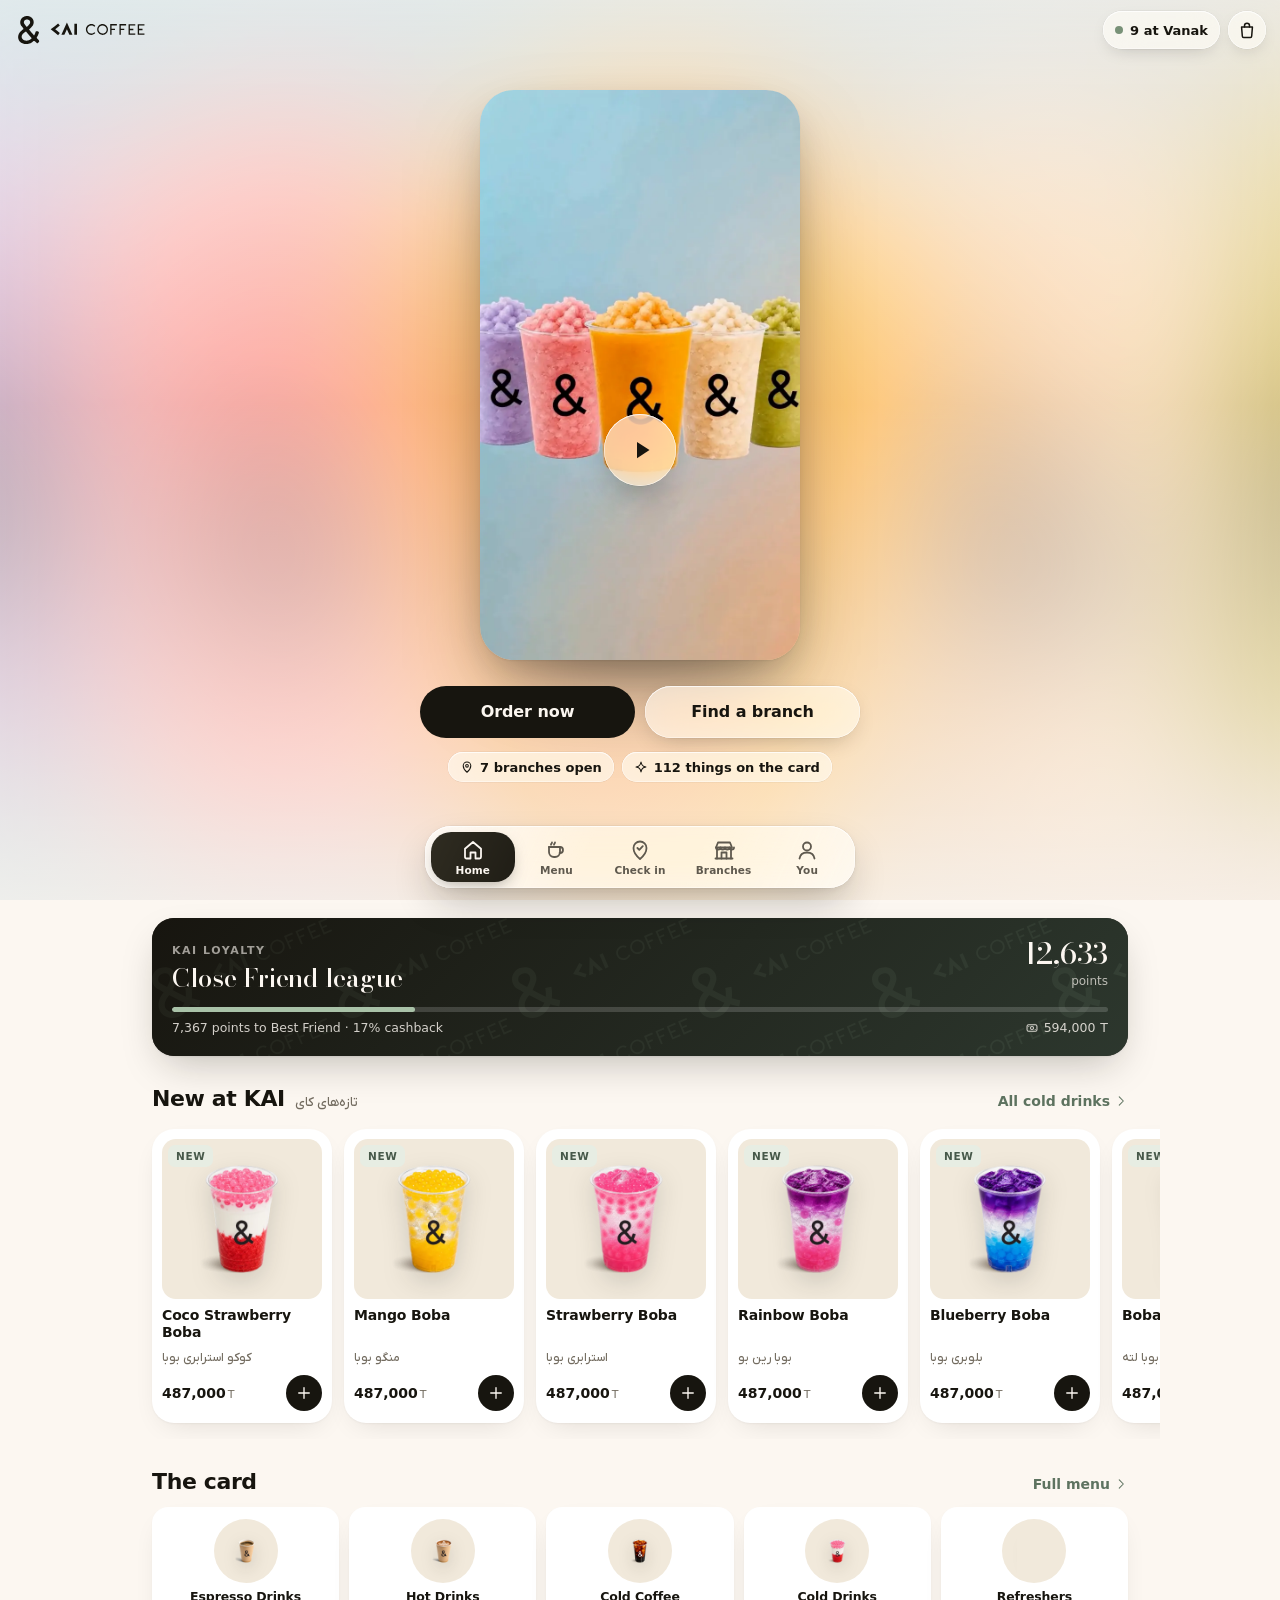
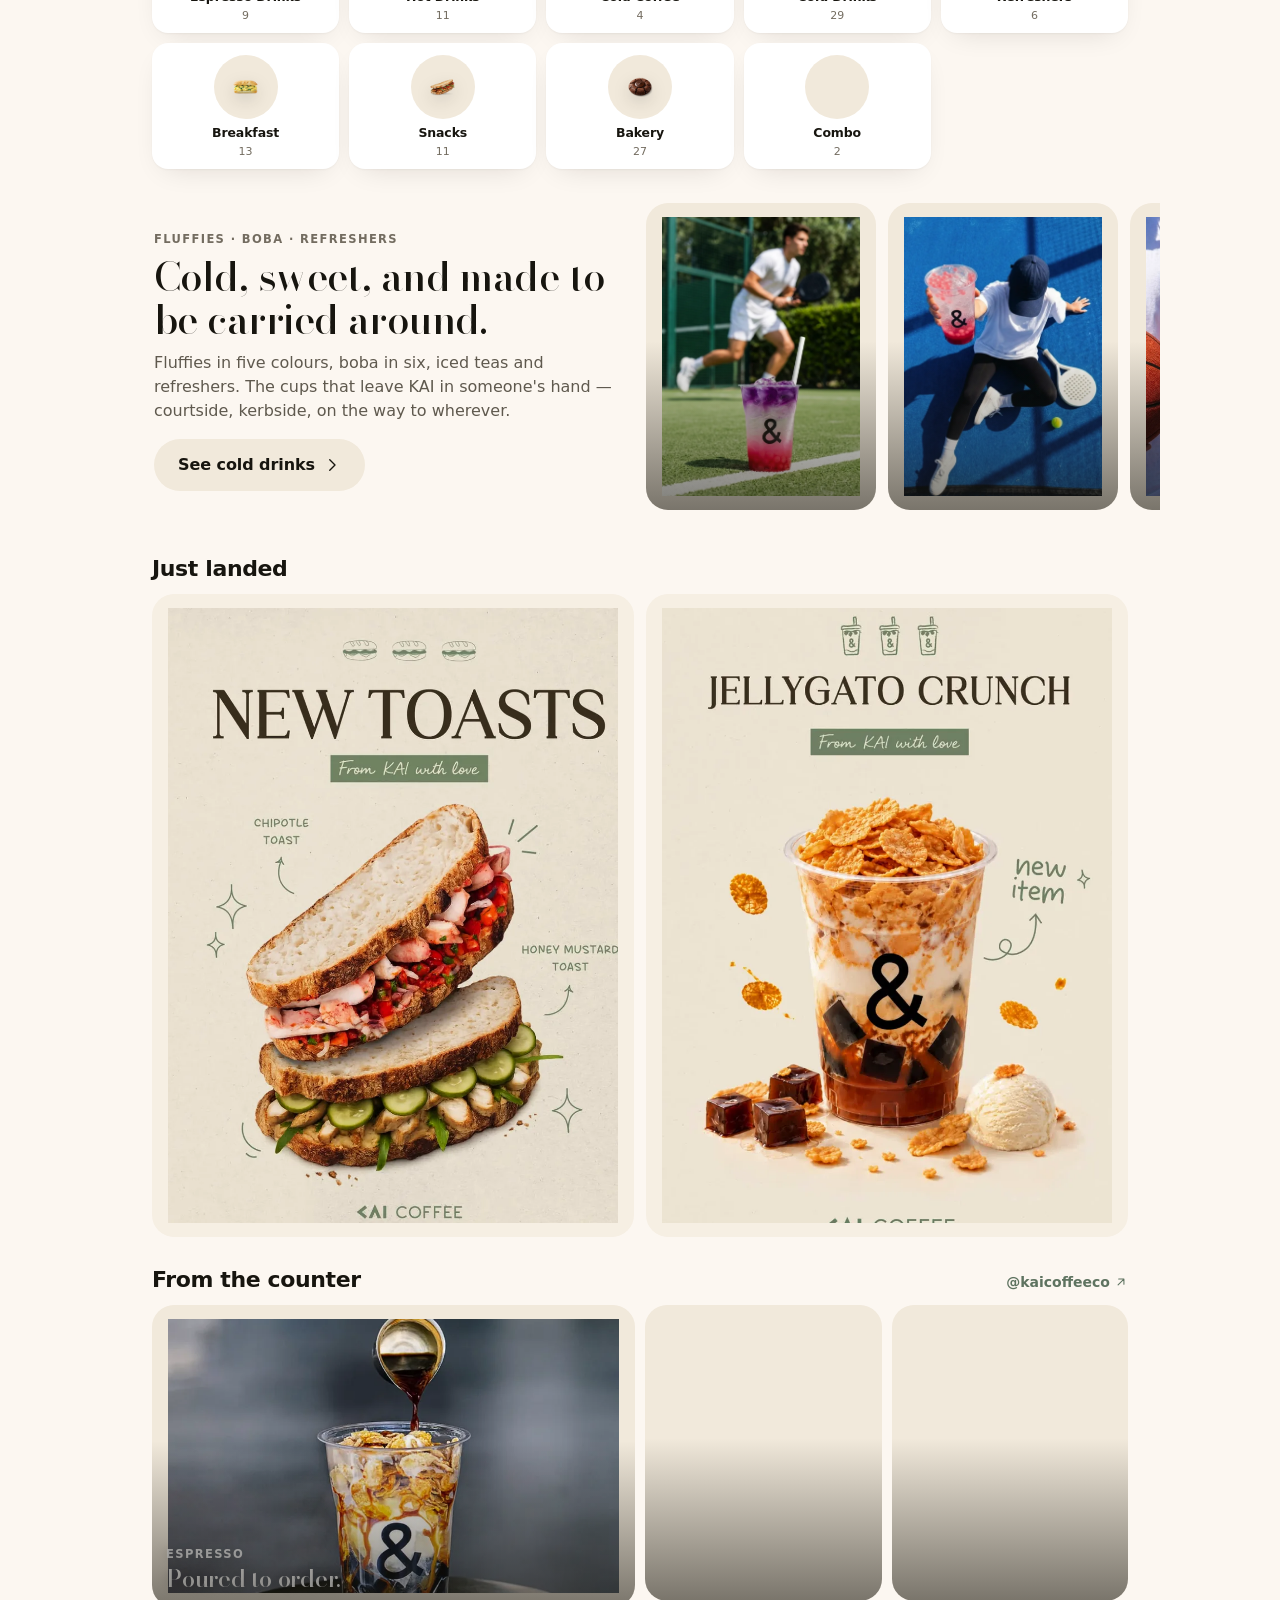
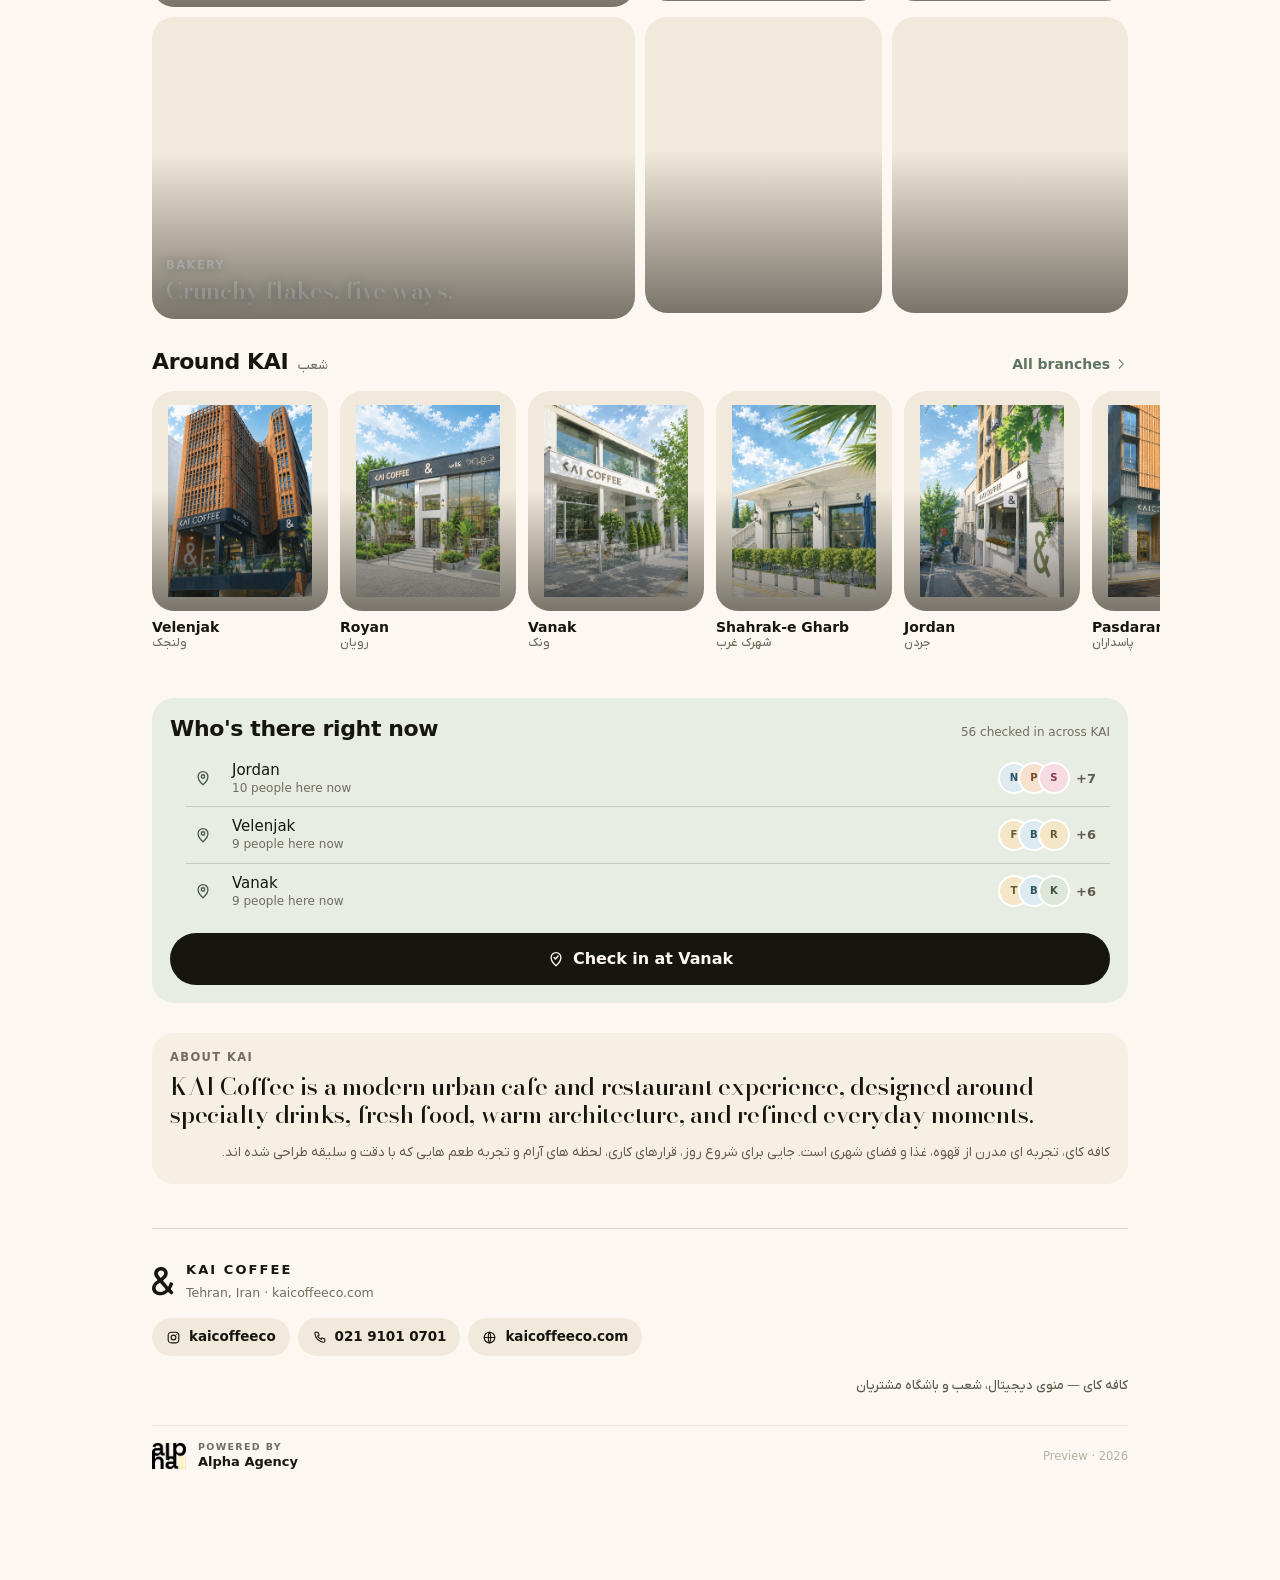
<file: index.html>
<!doctype html>
<html lang="en">
<head>
<meta charset="utf-8">
<meta name="viewport" content="width=device-width,initial-scale=1,viewport-fit=cover">
<title>KAI Coffee — Tehran</title>
<meta name="description" content="KAI Coffee Co. — eight branches, one menu. Order, check in, and collect cashback in the KAI Loyalty leagues.">
<meta name="robots" content="noindex,nofollow">
<meta name="theme-color" content="#FCF7F1" id="theme-color">
<meta name="color-scheme" content="light dark">
<meta name="apple-mobile-web-app-capable" content="yes">
<meta name="mobile-web-app-capable" content="yes">
<meta name="apple-mobile-web-app-status-bar-style" content="default">
<meta name="apple-mobile-web-app-title" content="KAI">
<meta property="og:title" content="KAI Coffee — Tehran">
<meta property="og:description" content="Eight branches, one menu. Order, check in, collect cashback.">
<meta property="og:image" content="assets/video/poster.webp">
<link rel="manifest" href="manifest.webmanifest">
<link rel="icon" href="assets/icons/favicon.png" type="image/png">
<link rel="apple-touch-icon" href="assets/icons/apple-touch-icon.png">
<link rel="preload" href="assets/fonts/bodoni.woff2" as="font" type="font/woff2" crossorigin>
<link rel="preload" href="assets/fonts/IRANYekanXFaNum-Medium.woff2" as="font" type="font/woff2" crossorigin>
<link rel="stylesheet" href="css/app.css?v=b2a7643b88">
<script>
  // Before anything paints: the theme the customer chose (or the phone's), whether
  // this is a reload (the logo then shows only briefly), and the scroll offset an
  // installed app would otherwise restore.
  (function () {
    var d = document.documentElement, pref = "system", warm = false;
    try { pref = localStorage.getItem("kai.v1.theme") || "system"; } catch (e) {}
    try { warm = sessionStorage.getItem("kai.v1.booted") === "1"; } catch (e) {}
    var dark = pref === "dark" || (pref !== "light" && matchMedia("(prefers-color-scheme: dark)").matches);
    d.setAttribute("data-theme", pref);
    d.setAttribute("data-mode", dark ? "dark" : "light");
    var m = document.getElementById("theme-color");
    if (m) m.setAttribute("content", dark ? "#100F0C" : "#FCF7F1");
    d.className += " booting" + (warm ? " boot-warm" : "") +
      (matchMedia("(prefers-reduced-motion: reduce)").matches ? " boot-still" : "");
    d.setAttribute("data-js", "1");
    if ("scrollRestoration" in history) history.scrollRestoration = "manual";
    // if the app never arrives, do not keep the page behind the opening screen
    setTimeout(function () {
      var b = document.getElementById("boot");
      if (b) { b.parentNode.removeChild(b); d.classList.remove("booting"); }
    }, 9000);
  })();
</script>
<!-- preload:start -->
<link rel="modulepreload" href="js/boot.js">
<link rel="modulepreload" href="js/brand.js">
<link rel="modulepreload" href="js/config.js">
<link rel="modulepreload" href="js/data.js">
<link rel="modulepreload" href="js/dial.js">
<link rel="modulepreload" href="js/icons.js">
<link rel="modulepreload" href="js/install.js">
<link rel="modulepreload" href="js/jalali.js">
<link rel="modulepreload" href="js/motion.js">
<link rel="modulepreload" href="js/photo.js">
<link rel="modulepreload" href="js/presence.js">
<link rel="modulepreload" href="js/qr.js">
<link rel="modulepreload" href="js/router.js">
<link rel="modulepreload" href="js/store.js">
<link rel="modulepreload" href="js/theme.js">
<link rel="modulepreload" href="js/ui.js">
<link rel="modulepreload" href="js/util.js">
<link rel="modulepreload" href="js/views/bag.js">
<link rel="modulepreload" href="js/views/branches.js">
<link rel="modulepreload" href="js/views/checkin.js">
<link rel="modulepreload" href="js/views/home.js">
<link rel="modulepreload" href="js/views/menu.js">
<link rel="modulepreload" href="js/views/order.js">
<link rel="modulepreload" href="js/views/profile-edit.js">
<link rel="modulepreload" href="js/views/profile.js">
<link rel="modulepreload" href="js/wordmark.js">
<!-- preload:end -->
<script type="module" src="js/app.js?v=b2a7643b88"></script>
</head>
<body>

<!-- boot:start -->
<div id="boot" aria-hidden="true">
  <div class="boot-logo">
    <svg class="boot-mark" viewBox="0 0 1000 1285.7" fill="currentColor" focusable="false"><path fill-rule="evenodd" d="M427.8 1.6Q445.8 2.4 460.3 4.0Q474.7 5.6 495.6 10.8Q516.5 16.1 525.7 19.3Q534.9 22.5 546.5 28.1Q558.2 33.7 572.2 41.7Q586.3 49.8 599.1 59.2Q612.0 68.6 623.6 79.5Q635.2 90.3 644.3 100.1Q653.3 110.0 659.7 118.8Q666.1 127.6 672.4 138.2Q678.6 148.9 684.6 161.3Q690.6 173.8 695.4 186.2Q700.2 198.6 703.9 211.1Q707.5 223.5 709.9 235.6Q712.3 247.6 713.5 259.2Q714.7 270.9 714.9 283.1Q715.1 295.3 714.3 308.2Q713.5 321.0 711.5 333.5Q709.5 345.9 706.3 357.9Q703.0 370.0 699.2 380.8Q695.4 391.7 691.0 401.3Q686.6 410.9 680.8 421.3Q675.0 431.8 667.7 443.0Q660.5 454.3 653.1 464.5Q645.7 474.7 638.0 483.9Q630.4 493.2 599.5 525.5Q568.6 557.8 554.0 571.6Q539.3 585.5 528.1 594.7Q516.9 603.9 510.6 609.8Q504.4 615.6 503.2 618.0Q502.0 620.4 509.0 630.2Q516.1 640.0 531.3 657.3Q546.5 674.6 575.0 708.7Q603.5 742.8 666.5 819.2Q729.5 895.7 730.3 895.7Q731.1 895.7 738.2 884.2Q745.2 872.8 757.6 846.7Q770.1 820.6 776.7 804.2Q783.3 787.7 789.7 769.7Q796.1 751.6 801.0 736.6Q805.8 721.5 809.0 709.5Q812.2 697.4 832.7 696.4Q853.1 695.4 890.9 705.5Q928.6 715.5 944.8 729.9Q961.1 744.4 955.9 763.2Q950.6 782.1 943.8 802.0Q937.0 821.8 928.6 842.7Q920.1 863.6 911.5 882.6Q902.9 901.7 894.1 918.9Q885.2 936.2 876.4 951.4Q867.6 966.7 858.7 979.9Q849.9 993.2 865.4 1017.3Q880.8 1041.3 920.5 1076.2Q960.3 1111.2 966.1 1143.9Q971.9 1176.6 943.8 1207.1Q915.7 1237.6 896.3 1248.4Q876.8 1259.2 866.0 1250.4Q855.1 1241.6 808.2 1198.0Q761.2 1154.5 741.0 1147.5Q720.7 1140.4 707.9 1152.5Q695.0 1164.5 682.0 1175.2Q668.9 1185.8 655.7 1195.0Q642.5 1204.3 627.8 1213.1Q613.2 1221.9 597.1 1230.3Q581.1 1238.8 565.8 1245.6Q550.6 1252.4 536.1 1257.6Q521.7 1262.8 508.2 1266.9Q494.8 1270.9 482.3 1273.7Q469.9 1276.5 445.0 1280.3Q420.1 1284.1 404.3 1284.9Q388.4 1285.7 369.2 1285.7Q349.9 1285.7 331.1 1284.3Q312.2 1282.9 293.7 1280.1Q275.3 1277.3 258.2 1273.3Q241.2 1269.3 225.5 1264.0Q209.9 1258.8 196.6 1253.4Q183.4 1248.0 172.6 1242.4Q161.7 1236.8 151.5 1230.5Q141.3 1224.3 131.6 1217.5Q122.0 1210.7 112.0 1202.2Q101.9 1193.8 91.5 1183.8Q81.1 1173.8 73.6 1165.9Q66.2 1158.1 61.8 1152.5Q57.4 1146.9 49.8 1135.6Q42.1 1124.4 31.9 1103.5Q21.7 1082.7 17.1 1068.6Q12.4 1054.6 8.8 1038.5Q5.2 1022.5 3.4 1005.0Q1.6 987.6 1.6 968.7Q1.6 949.8 3.6 931.6Q5.6 913.3 9.6 895.7Q13.6 878.0 18.7 862.4Q23.7 846.7 29.7 833.1Q35.7 819.4 43.5 805.2Q51.4 790.9 61.0 776.1Q70.6 761.2 82.1 746.6Q93.5 731.9 106.7 717.5Q120.0 703.0 135.4 688.8Q150.9 674.6 168.5 660.5Q186.2 646.5 202.6 634.8Q219.1 623.2 234.3 614.0Q249.6 604.7 243.4 583.7Q237.2 562.6 209.5 529.7Q181.8 496.8 164.9 475.7Q148.1 454.7 142.1 445.4Q136.0 436.2 131.0 427.2Q126.0 418.1 122.0 409.3Q118.0 400.5 114.4 390.4Q110.8 380.4 107.5 369.2Q104.3 357.9 102.1 347.5Q99.9 337.1 98.7 327.4Q97.5 317.8 97.3 305.8Q97.1 293.7 97.9 279.3Q98.7 264.8 100.9 250.6Q103.1 236.4 106.7 222.3Q110.4 208.3 115.0 195.2Q119.6 182.2 125.2 170.1Q130.8 158.1 136.2 148.3Q141.7 138.4 146.9 130.8Q152.1 123.2 159.5 114.4Q166.9 105.5 176.6 95.5Q186.2 85.5 193.8 78.3Q201.4 71.0 213.1 62.4Q224.7 53.8 240.0 45.1Q255.2 36.5 266.5 31.3Q277.7 26.1 289.7 21.7Q301.8 17.3 314.6 13.6Q327.4 10.0 340.3 7.4Q353.1 4.8 366.0 3.2Q378.8 1.6 394.3 1.2Q409.7 0.8 427.8 1.6ZM373.2 165.1Q360.0 167.3 347.7 172.2Q335.5 177.0 329.1 180.6Q322.6 184.2 316.4 188.8Q310.2 193.4 304.2 199.0Q298.2 204.7 293.1 210.5Q288.1 216.3 284.1 222.3Q280.1 228.3 276.9 234.6Q273.7 240.8 271.3 247.2Q268.9 253.6 267.5 262.8Q266.1 272.1 265.7 284.1Q265.2 296.1 266.1 305.6Q266.9 315.0 268.9 321.8Q270.9 328.7 274.7 337.1Q278.5 345.5 284.1 355.5Q289.7 365.6 299.6 379.6Q309.4 393.7 323.4 411.7Q337.5 429.8 348.1 442.6Q358.7 455.5 371.4 469.5Q384.0 483.5 390.0 491.6Q396.1 499.6 397.3 500.0Q398.5 500.4 409.5 490.4Q420.5 480.3 441.4 459.9Q462.3 439.4 478.3 422.4Q494.4 405.3 512.8 382.0Q531.3 358.7 534.5 353.1Q537.7 347.5 542.9 333.9Q548.2 320.2 549.6 310.8Q551.0 301.4 551.4 289.7Q551.8 278.1 551.2 269.3Q550.6 260.4 549.0 254.4Q547.4 248.4 545.3 243.0Q543.3 237.6 538.7 228.9Q534.1 220.3 532.1 217.5Q530.1 214.7 525.3 209.9Q520.5 205.1 512.8 198.2Q505.2 191.4 498.2 186.4Q491.2 181.4 484.8 178.2Q478.3 175.0 471.5 172.4Q464.7 169.7 457.5 167.7Q450.2 165.7 440.4 164.5Q430.6 163.3 408.5 163.1Q386.4 162.9 373.2 165.1ZM234.1 806.2Q213.9 825.8 209.5 831.5Q205.1 837.1 199.6 845.7Q194.2 854.3 187.8 866.0Q181.4 877.6 176.8 888.4Q172.2 899.3 169.3 909.3Q166.5 919.3 165.1 930.0Q163.7 940.6 163.7 951.8Q163.7 963.1 164.9 973.3Q166.1 983.5 168.5 992.8Q170.9 1002.0 175.6 1012.2Q180.2 1022.5 187.0 1033.7Q193.8 1044.9 201.8 1054.8Q209.9 1064.6 219.1 1073.0Q228.3 1081.5 238.4 1088.7Q248.4 1095.9 259.2 1101.9Q270.1 1107.9 281.7 1112.8Q293.3 1117.6 314.6 1123.4Q335.9 1129.2 341.1 1130.0Q346.3 1130.8 370.0 1131.2Q393.7 1131.6 404.9 1131.0Q416.1 1130.4 424.6 1129.2Q433.0 1128.0 454.7 1122.6Q476.3 1117.2 488.0 1113.0Q499.6 1108.7 511.2 1103.5Q522.9 1098.3 535.1 1091.7Q547.4 1085.1 560.2 1077.0Q573.0 1069.0 585.1 1060.2Q597.1 1051.4 608.3 1041.7Q619.6 1032.1 614.8 1015.7Q610.0 999.2 589.1 975.9Q568.2 952.6 466.5 832.7Q364.8 712.7 363.6 712.7Q362.4 712.7 355.5 716.5Q348.7 720.3 324.4 735.8Q300.2 751.2 288.9 759.2Q277.7 767.3 266.1 776.9Q254.4 786.5 234.1 806.2Z"/></svg>
    <svg class="boot-word" viewBox="7.903 15.981 33.357 6.174" fill="currentColor" focusable="false"><g class="wm-kai"><g class="wl" style="--i:0"><path transform="rotate(23.200) matrix(.992 0 0 -.99141 0 24.785)" d="m18.355 10.137-1.3789 0.39453-1.6914 0.4375 0.85156 1.5273 0.66406 1.2695 0.82031-0.42969-0.67188-1.2852-0.26953-0.48438 0.54297-0.14062 1.3867-0.39844z"/></g><g class="wl" style="--i:1"><path transform="rotate(23.200) matrix(.992 0 0 -.99141 0 24.785)" d="m22.734 12.148-0.92969-0.39844-1.5156 1.3906-0.039062-2.0586-0.92969-0.39453 0.078126 4.5391z"/></g><g class="wl" style="--i:2"><path transform="rotate(23.200) matrix(.992 0 0 -.99141 0 24.785)" d="m24.152 12.75-0.81641-0.35156-1.4609 3.4141 0.81641 0.34766z"/></g></g><g class="wm-coffee"><g class="wl" style="--i:3"><path transform="rotate(23.200) matrix(.992 0 0 -.99141 0 24.785)" d="m28.414 15.039c-0.69531-0.29687-1.5039 0.027344-1.8008 0.72266-0.29688 0.69531 0.023438 1.5039 0.71875 1.8008 0.35938 0.15625 0.76562 0.14844 1.1172-0.015625l0.1875 0.40625c-0.46484 0.21484-1.0039 0.22266-1.4766 0.019531-0.92188-0.39453-1.3516-1.4648-0.95703-2.3867 0.39453-0.91797 1.4648-1.3477 2.3867-0.95313 0.47266 0.20313 0.83984 0.59766 1.0039 1.0859l-0.42188 0.14062c-0.125-0.36719-0.39844-0.66406-0.75781-0.82031"/></g><g class="wl" style="--i:4"><path transform="rotate(23.200) matrix(.992 0 0 -.99141 0 24.785)" d="m31.898 16.535c0.027343 0.011719 0.050781 0.023438 0.074218 0.035156 0.007813 0.003907 0.015625 0.007813 0.023438 0.011719 0.015625 0.007813 0.03125 0.015625 0.050781 0.027344 0.007813 0.003906 0.015625 0.007813 0.019531 0.011719 0.019532 0.011718 0.035156 0.023437 0.054688 0.035156 0.003906 0.003906 0.007812 0.003906 0.015625 0.007812 0.019531 0.015626 0.042969 0.03125 0.0625 0.046876 0.003906 0.003906 0.007812 0.007812 0.011719 0.007812 0.015624 0.015625 0.035156 0.03125 0.050781 0.042969 0.003906 0.007812 0.011719 0.011719 0.015625 0.015625 0.015625 0.015625 0.03125 0.027344 0.046875 0.042968 0.003906 0.003907 0.007812 0.007813 0.011719 0.011719 0.039062 0.039063 0.074218 0.078125 0.10547 0.12109 0 0.003906 0.003906 0.003906 0.003906 0.007813 0.015626 0.019531 0.03125 0.039062 0.042969 0.058593 0.003907 0.003907 0.003907 0.007813 0.007813 0.011719 0.015625 0.019531 0.027344 0.042969 0.039062 0.066406h0.003906c0.027344 0.046875 0.050782 0.097656 0.074219 0.14844l0.003907 0.003906c0.007812 0.023438 0.019531 0.046875 0.027343 0.074219 0.03125 0.078125 0.050781 0.16016 0.066407 0.24609 0.042968 0.25 0.015624 0.51563-0.089844 0.76563-0.074219 0.17187-0.17969 0.32422-0.3125 0.44922-0.39844 0.38281-0.98438 0.49219-1.4922 0.27344-0.33594-0.14453-0.58594-0.41016-0.71875-0.72266-0.027344-0.0625-0.050781-0.12891-0.066406-0.19531-0.003906-0.019531-0.011719-0.042969-0.015625-0.0625v-0.003906c-0.003906-0.019531-0.007813-0.042969-0.011719-0.0625v-0.003907c-0.003906-0.019531-0.007812-0.042968-0.007812-0.0625 0-0.003906 0-0.003906-0.003906-0.007812 0-0.019531 0-0.039062-0.003907-0.058594v-0.007812-0.058594c0-0.003906-0.003906-0.007812-0.003906-0.011719 0-0.019531 0.003906-0.035156 0.003906-0.054687v-0.011719c0-0.019531 0-0.039063 0.003907-0.054687v-0.015626c0.003906-0.019531 0.003906-0.035156 0.007812-0.054687v-0.015625c0.003906-0.015625 0.007812-0.035156 0.007812-0.050781 0.003907-0.003907 0.003907-0.011719 0.003907-0.015625 0.003906-0.019532 0.007812-0.035156 0.011719-0.050782 0.003906-0.007812 0.003906-0.011718 0.003906-0.019531 0.003906-0.015625 0.011718-0.03125 0.015625-0.050781 0-0.003906 0.003906-0.011719 0.003906-0.015625 0.007813-0.019531 0.011719-0.039063 0.019531-0.054687 0-0.003907 0.003906-0.007813 0.003906-0.011719 0.007813-0.023438 0.015626-0.046875 0.027344-0.070313 0.070313-0.16797 0.17578-0.32031 0.30859-0.44922 0.39844-0.38281 0.98438-0.48828 1.4922-0.26953m1.168 0.64844c-0.003906-0.007813-0.003906-0.015625-0.007812-0.023438-0.011719-0.023437-0.019532-0.050781-0.03125-0.078125-0.003906-0.007812-0.007813-0.015625-0.011719-0.023437-0.003906-0.011719-0.011719-0.027344-0.015625-0.039063-0.007812-0.007812-0.011719-0.019531-0.015625-0.027343-0.007813-0.019532-0.019531-0.039063-0.027344-0.054688-0.007812-0.015625-0.015625-0.027344-0.019531-0.039062-0.007812-0.011719-0.015625-0.023438-0.023438-0.035157-0.003906-0.007812-0.011718-0.019531-0.015624-0.03125-0.007813-0.011719-0.015626-0.019531-0.023438-0.03125-0.011719-0.019531-0.023438-0.035156-0.035156-0.054687-0.007813-0.007813-0.011719-0.015625-0.019532-0.027344-0.007812-0.011719-0.019531-0.023438-0.027343-0.035156-0.007813-0.007813-0.011719-0.015625-0.019531-0.023438-0.011719-0.019531-0.027344-0.035156-0.042969-0.050781-0.003907-0.007813-0.011719-0.015625-0.015625-0.019531-0.011719-0.015625-0.027344-0.03125-0.039063-0.042969-0.007812-0.007813-0.011719-0.015625-0.019531-0.019531-0.015625-0.015625-0.027344-0.03125-0.042969-0.042969-0.003906-0.003906-0.007812-0.007813-0.011719-0.011719-0.019531-0.019531-0.039062-0.035156-0.058593-0.050781-0.003907-0.007813-0.011719-0.011719-0.015625-0.015625-0.015625-0.015625-0.03125-0.027344-0.046875-0.039062-0.007813-0.003907-0.011719-0.007813-0.019531-0.011719-0.019532-0.015625-0.039063-0.03125-0.0625-0.046875-0.003907-0.003906-0.007813-0.007813-0.015626-0.011719-0.015624-0.011719-0.035156-0.023437-0.050781-0.035156-0.007812-0.003907-0.015625-0.007813-0.019531-0.011719-0.023438-0.015625-0.046875-0.027344-0.070312-0.039062-0.003907-0.003907-0.007813-0.003907-0.011719-0.007813-0.019531-0.011719-0.039063-0.023437-0.0625-0.03125-0.007813-0.003906-0.011719-0.007813-0.019531-0.011719-0.023438-0.011718-0.050782-0.023437-0.074219-0.035156-0.67188-0.28906-1.4492-0.14453-1.9766 0.36328-0.17578 0.16797-0.3125 0.36719-0.41016 0.59375-0.011719 0.027344-0.023438 0.058594-0.035156 0.089844-0.003906 0.011719-0.007813 0.019531-0.011719 0.03125-0.003906 0.019531-0.011719 0.039063-0.019531 0.0625-0.003906 0.011719-0.003906 0.023437-0.007813 0.03125-0.007812 0.023437-0.011719 0.042969-0.015625 0.0625-0.003906 0.011719-0.007812 0.023437-0.007812 0.035156-0.007813 0.019531-0.011719 0.039063-0.015625 0.058594 0 0.011719-0.003907 0.023437-0.003907 0.035156-0.003906 0.019531-0.007812 0.039063-0.011718 0.058594 0 0.011719-0.003906 0.023437-0.003906 0.035156-0.003907 0.019531-0.003907 0.042969-0.007813 0.0625v0.03125c-0.003906 0.019531-0.003906 0.042969-0.003906 0.066407v0.023437 0.082031 0.011719c0.007812 0.19141 0.046875 0.38281 0.11328 0.5625 0.007812 0.03125 0.019531 0.058594 0.035156 0.089844 0.17578 0.41406 0.50391 0.76172 0.95312 0.95312 0.67188 0.28906 1.4453 0.14844 1.9727-0.35938 0.17578-0.16797 0.3125-0.36719 0.41016-0.59375 0.12109-0.28125 0.16406-0.57422 0.14062-0.85938 0-0.019532-0.003907-0.035156-0.003907-0.054688-0.003906-0.003906-0.003906-0.011718-0.003906-0.015625-0.007812-0.054687-0.015625-0.10938-0.027344-0.16406 0-0.003907 0-0.011719-0.003906-0.015625-0.003906-0.015625-0.007812-0.035156-0.011718-0.050782v-0.003906c-0.007813-0.03125-0.019532-0.066406-0.027344-0.097656-0.003906-0.007812-0.007813-0.015625-0.007813-0.023438-0.003906-0.015624-0.011719-0.027343-0.015625-0.042968"/></g><g class="wl" style="--i:5"><path transform="rotate(23.200) matrix(.992 0 0 -.99141 0 24.785)" d="m35.234 20.953-0.17578 0.41016-2.0547-0.88281 0.67188-1.5625 0.10938-0.26172 0.23828-0.54688 0.34375-0.8125 0.050781-0.11328 0.41016 0.17578-0.046875 0.11328-0.34766 0.8125-0.23438 0.54688 1.0625 0.45703-0.17578 0.40625-1.0664-0.45703-0.43359 1.0117z"/></g><g class="wl" style="--i:6"><path transform="rotate(23.200) matrix(.992 0 0 -.99141 0 24.785)" d="m38.09 22.18-0.17188 0.40625-2.0547-0.87891 0.66797-1.5625 0.11328-0.26562 0.23438-0.54688 0.34766-0.80859 0.046876-0.11328 0.41406 0.17578-0.050781 0.11328-0.34766 0.80859-0.23437 0.55078 1.0664 0.45312-0.17578 0.41016-1.0664-0.45703-0.43359 1.0078z"/></g><g class="wl" style="--i:7"><path transform="rotate(23.200) matrix(.992 0 0 -.99141 0 24.785)" d="m40.934 23.375-0.17578 0.41016-1.6641-0.71484-0.25391-0.10937-0.15625-0.066407 0.625-1.4531 0.19922-0.46875 0.58203-1.3594 2.0742 0.89062-0.17578 0.41016-1.668-0.71484-0.40625 0.94922-0.023437 0.058593 1.0664 0.45703-0.17578 0.41016-1.0664-0.45703-0.44922 1.043z"/></g><g class="wl" style="--i:8"><path transform="rotate(23.200) matrix(.992 0 0 -.99141 0 24.785)" d="m43.77 24.594-0.17188 0.40625-1.668-0.71484-0.25391-0.10938-0.15625-0.066406 0.625-1.4531 0.19922-0.46484 0.58203-1.3594 2.0742 0.88672-0.17578 0.41016-1.6641-0.71484-0.41016 0.94922-0.023438 0.058594 1.0664 0.45703-0.17578 0.41016-1.0664-0.45703-0.44922 1.0469z"/></g></g></svg>
  </div>
</div>
<!-- boot:end -->

<!-- Top bar: the mark and wordmark, the page title once its large title has scrolled under, the bag. -->
<header id="bar" class="bar">
  <button class="bar-btn bar-round" id="bar-back" type="button" aria-label="Back" hidden></button>
  <a class="bar-home" href="#/" aria-label="KAI Coffee home">
    <span class="bar-mark" id="bar-mark"></span>
    <span class="bar-word" id="bar-word"></span>
  </a>
  <span class="bar-title" id="bar-title" aria-hidden="true"></span>
  <div class="bar-right">
    <button class="bar-btn" id="ci-chip" type="button" aria-label="Check in" data-in="0">
      <span class="ci-dot"></span><span id="ci-chip-label">Check in</span>
    </button>
    <a class="bar-btn bar-round" id="bag-btn" href="#/bag" aria-label="Your bag">
      <span class="bar-bag-ico" id="bag-ico"></span>
      <span class="bar-count" id="bag-count" aria-hidden="true">0</span>
    </a>
  </div>
</header>

<main id="view" class="view" aria-live="polite"></main>

<!-- The running total, above the tab bar, whenever there is something in the bag. -->
<a id="dock" class="dock" href="#/bag" hidden>
  <span class="dock-n" id="dock-n">0</span>
  <span class="dock-t">View bag</span>
  <span class="dock-sum money" id="dock-sum"></span>
</a>

<!-- Five tabs on glass. The pill behind the active one slides. -->
<nav id="tabs" class="tabs" aria-label="Primary">
  <span class="tabs-ink" id="tabs-ink" aria-hidden="true"></span>
  <div class="tabs-row" id="tabs-row">
    <a class="tab" data-tab="home" href="#/" draggable="false"><span class="tab-ico"></span><span class="tab-l">Home</span></a>
    <a class="tab" data-tab="menu" href="#/menu" draggable="false"><span class="tab-ico"></span><span class="tab-l">Menu</span></a>
    <a class="tab" data-tab="checkin" href="#/checkin" draggable="false"><span class="tab-ico"></span><span class="tab-l">Check in</span></a>
    <a class="tab" data-tab="branches" href="#/branches" draggable="false"><span class="tab-ico"></span><span class="tab-l">Branches</span></a>
    <a class="tab" data-tab="profile" href="#/profile" draggable="false"><span class="tab-ico"></span><span class="tab-l">You</span></a>
  </div>
</nav>

<div id="sheet-root"></div>
<div id="toast-root" aria-live="polite" aria-atomic="true"></div>

<noscript><p style="padding:24px;font:15px/1.5 system-ui">KAI Coffee needs JavaScript to run.</p></noscript>
</body>
</html>
</file>
<file: css/app.css>
/* KAI Coffee — the design system.
   Cream paper, ink type, sage as the living colour. Apple's grammar: large titles that
   collapse into the bar, inset grouped lists, pills, a glass tab bar that floats.
   One serif (Bodoni Moda) for the few words that speak; the system sans for everything
   that works. Persian glosses set in IRANYekanX FaNum. Light by default — the brand is
   paper — with a warm espresso dark mode chosen in Settings or taken from the phone. */

@font-face { font-family: "Bodoni Moda"; src: url("../assets/fonts/bodoni.woff2") format("woff2");
  font-weight: 400 900; font-style: normal; font-display: swap; }
@font-face { font-family: "Bodoni Moda"; src: url("../assets/fonts/bodoni-italic.woff2") format("woff2");
  font-weight: 400 900; font-style: italic; font-display: swap; }
@font-face { font-family: "IRANYekanXFaNum"; src: url("../assets/fonts/IRANYekanXFaNum-Regular.woff2") format("woff2");
  font-weight: 400; font-display: swap; }
@font-face { font-family: "IRANYekanXFaNum"; src: url("../assets/fonts/IRANYekanXFaNum-Medium.woff2") format("woff2");
  font-weight: 500; font-display: swap; }
@font-face { font-family: "IRANYekanXFaNum"; src: url("../assets/fonts/IRANYekanXFaNum-DemiBold.woff2") format("woff2");
  font-weight: 600; font-display: swap; }
@font-face { font-family: "IRANYekanXFaNum"; src: url("../assets/fonts/IRANYekanXFaNum-Bold.woff2") format("woff2");
  font-weight: 700; font-display: swap; }

/* ------------------------------------------------------------------ tokens */
:root {
  --paper: #FCF7F1;
  --paper-2: #F6EFE3;
  --tint: #F1E9DB;
  --tint-2: #E9E0CF;
  --card: #FFFFFF;
  --ink: #17150F;
  --ink-2: #5F594E;
  --ink-3: #736C60;             /* 4.8:1 on paper, 5.2:1 on white */
  --ink-4: #B8B1A2;
  --line: rgba(23, 21, 15, .09);
  --line-2: rgba(23, 21, 15, .16);
  --sage: #789177;
  --sage-2: #5E7360;
  --sage-3: #47594A;
  --sage-soft: #E7EDE3;
  --sage-mist: #F1F4EE;
  --olive: #2F3B31;
  --peach: #F4DCC6;
  --sky: #D6E6EA;
  --danger: #B3402E;
  --paper-rgb: 252, 247, 241;
  --sheet: #FCF7F1;
  --seg-pill: #FFFFFF;
  --slab: #17150F;              /* the physical cards — loyalty, member, order code — dark in both modes */
  --on-slab: #FCF7F1;
  --on-slab-rgb: 252, 247, 241;
  --scrim: rgba(23, 21, 15, .34);
  --pour: #4C3D2A;              /* --kai-coffee, from kaicoffeeco.com's own stylesheet */
  --crema: #C9A27A;
  --glass-shadow: rgba(23, 21, 15, .25);
  --img-shadow: rgba(23, 21, 15, .14);
  --sheen: 1;
  --liquid: #2F3B31;            /* what fills the cup when you check in */
  color-scheme: light;

  --sans: -apple-system, BlinkMacSystemFont, "SF Pro Text", "SF Pro Display", "Helvetica Neue",
          "Segoe UI", Roboto, Inter, system-ui, sans-serif;
  --serif: "Bodoni Moda", "Bodoni 72", Didot, "Didot LT STD", "Times New Roman", serif;
  --fa: "IRANYekanXFaNum", "Vazirmatn", var(--sans);

  --r-xl: 28px; --r-lg: 22px; --r-md: 16px; --r-sm: 12px; --r-pill: 999px;
  --shadow-card: 0 1px 2px rgba(23, 21, 15, .04), 0 10px 30px -14px rgba(23, 21, 15, .16);
  --shadow-float: 0 1px 2px rgba(23, 21, 15, .06), 0 16px 40px -12px rgba(23, 21, 15, .28);
  --glass-bg: rgba(255, 253, 249, .62);
  --glass: blur(18px) saturate(180%);
  --glass-strong: blur(24px) saturate(190%);
  --glass-edge: inset 0 0 0 .5px rgba(255, 255, 255, .85), inset 0 1px 0 rgba(255, 255, 255, .6),
                0 0 0 .5px rgba(23, 21, 15, .07);
  --ink-glass-bg: rgba(23, 21, 15, .78);

  --safe-t: env(safe-area-inset-top, 0px);
  --safe-b: env(safe-area-inset-bottom, 0px);
  --bar-h: 56px;
  --tabs-h: 62px;
  --tabs-gap: 12px;
  --tabs-pad: 6px;
  --tabs-w: min(calc(100vw - 28px), 430px);
  --ease-fold: cubic-bezier(.32, .72, .3, 1);
  /* what the content must clear at the bottom: the tab bar, its lift, the safe area */
  --clear-b: calc(var(--tabs-h) + var(--tabs-gap) + var(--safe-b) + 28px);
  --ease-out: cubic-bezier(.22, 1, .36, 1);
  --ease-spring: cubic-bezier(.34, 1.56, .64, 1);
  --wrap: 1040px;
}

/* Dark: espresso, not grey. Surfaces lift toward the reader as on iOS; cream does
   what ink does in light; the glass darkens what passes behind it so cream type holds. */
:root[data-mode="dark"] {
  color-scheme: dark;
  --paper: #100F0C; --paper-rgb: 16, 15, 12; --paper-2: #17150F;
  --tint: #24211B; --tint-2: #312D25; --card: #1B1914; --sheet: #1B1914; --seg-pill: #3B362E;
  --ink: #F3EEE6; --ink-2: #C4BCAF; --ink-3: #9A9285; --ink-4: #635D53;
  --line: rgba(243, 238, 230, .08); --line-2: rgba(243, 238, 230, .13);
  --sage: #8DAA8B; --sage-2: #A6C1A4; --sage-3: #C3D7C1; --sage-soft: #222F25; --sage-mist: #19221B;
  --olive: #34483A; --peach: #3A2C22; --sky: #1A2528; --danger: #EE8B74;
  --slab: #1F1D18; --on-slab: #F3EEE6; --on-slab-rgb: 243, 238, 230;
  --scrim: rgba(0, 0, 0, .55);
  --pour: #B48C66; --crema: #EAD7BF;
  --shadow-card: 0 0 0 .5px rgba(243, 238, 230, .07), 0 10px 30px -14px rgba(0, 0, 0, .7);
  --shadow-float: 0 0 0 .5px rgba(243, 238, 230, .09), 0 18px 44px -12px rgba(0, 0, 0, .8);
  --glass-bg: rgba(32, 30, 25, .55);
  --glass: blur(18px) saturate(170%) brightness(.7);
  --glass-strong: blur(24px) saturate(180%) brightness(.6);
  --glass-edge: inset 0 0 0 .5px rgba(255, 255, 255, .13), inset 0 1px 0 rgba(255, 255, 255, .07), 0 0 0 .5px rgba(0, 0, 0, .5);
  --ink-glass-bg: rgba(243, 238, 230, .92);
  --glass-shadow: rgba(0, 0, 0, .5);
  --img-shadow: rgba(0, 0, 0, .4);
  --sheen: .3;
  --liquid: #587A61;
}

/* switching theme: a circle spreads from the tap where View Transitions exist, a cross-fade elsewhere */
::view-transition-old(root), ::view-transition-new(root) { animation: none; mix-blend-mode: normal; }
html.theming, html.theming *, html.theming *::before, html.theming *::after {
  transition: background-color .4s ease, color .4s ease, border-color .4s ease, fill .4s ease, box-shadow .4s ease !important;
}

/* ------------------------------------------------------------------- base */
*, *::before, *::after { box-sizing: border-box; }
html { overflow-x: clip; background: var(--paper); -webkit-text-size-adjust: 100%; scroll-behavior: auto; }
body {
  margin: 0; min-height: 100svh; background: var(--paper); color: var(--ink);
  font: 400 16px/1.45 var(--sans); -webkit-font-smoothing: antialiased; -moz-osx-font-smoothing: grayscale;
  -webkit-tap-highlight-color: transparent; overscroll-behavior-y: none;
  font-feature-settings: "kern", "liga", "calt";
}
img, svg, video { display: block; max-width: 100%; }
button, input, textarea, select { font: inherit; color: inherit; }
button { background: none; border: 0; padding: 0; margin: 0; cursor: pointer; touch-action: manipulation; }
a { color: inherit; text-decoration: none; }
ul, ol { list-style: none; margin: 0; padding: 0; }
h1, h2, h3, h4, p, figure, figcaption { margin: 0; }
:focus { outline: none; }
:focus-visible { outline: 2px solid var(--sage-2); outline-offset: 3px; border-radius: 6px; }
[hidden] { display: none !important; }
::selection { background: var(--sage-soft); color: var(--ink); }

/* ------------------------------------------------------------- typography */
.lt { font: 700 34px/1.12 var(--sans); letter-spacing: -.022em; color: var(--ink); }
.t1 { font: 700 28px/1.15 var(--sans); letter-spacing: -.02em; }
.t2 { font: 700 22px/1.2 var(--sans); letter-spacing: -.017em; }
.t3 { font: 600 17px/1.3 var(--sans); letter-spacing: -.01em; }
.hd { font: 600 16px/1.3 var(--sans); letter-spacing: -.008em; }
.serif { font-family: var(--serif); font-weight: 500; letter-spacing: -.012em; font-optical-sizing: auto; }
.serif i, .serif em { font-style: italic; font-weight: 400; }
.d1 { font: 500 44px/1.02 var(--serif); letter-spacing: -.018em; }
.d2 { font: 500 32px/1.08 var(--serif); letter-spacing: -.014em; }
.d3 { font: 500 24px/1.15 var(--serif); letter-spacing: -.01em; }
.eyebrow { font: 600 11.5px/1.2 var(--sans); letter-spacing: .12em; text-transform: uppercase; color: var(--ink-3); }
.body { font-size: 16px; color: var(--ink-2); line-height: 1.5; }
.small { font-size: 13.5px; line-height: 1.4; color: var(--ink-2); }
.tiny { font-size: 12px; line-height: 1.4; color: var(--ink-3); }
.muted { color: var(--ink-3); }
.money, .num { font-variant-numeric: tabular-nums lining-nums; font-feature-settings: "tnum", "lnum"; }
.fa { font-family: var(--fa); direction: rtl; unicode-bidi: isolate; font-weight: 500; letter-spacing: 0; }
.fa-block { font-family: var(--fa); direction: rtl; text-align: right; unicode-bidi: isolate; line-height: 1.9; }
.ltr { direction: ltr; unicode-bidi: isolate; }
.truncate { white-space: nowrap; overflow: hidden; text-overflow: ellipsis; }

/* ----------------------------------------------------------------- layout */
.wrap { width: 100%; max-width: var(--wrap); margin: 0 auto; padding: 0 20px; }
.view { min-height: 100svh; padding-bottom: var(--clear-b); }
.screen { animation: viewIn .32s var(--ease-out) backwards; }
.screen.pad-top { padding-top: calc(var(--bar-h) + var(--safe-t) + 8px); }
.ph { padding: 12px 0 14px; }
.ph .lt { padding-top: 2px; }
.ph-sub { margin-top: 6px; }
.sec { margin-top: 30px; }
.sec-head { display: flex; align-items: baseline; justify-content: space-between; gap: 12px; margin-bottom: 12px; }
.sec-head .t2 { display: flex; align-items: baseline; gap: 10px; }
.sec-head .fa { font-size: 13px; color: var(--ink-3); font-weight: 500; }
.link { font: 600 14px/1 var(--sans); color: var(--sage-2); display: inline-flex; align-items: center; gap: 4px; }
.link svg { width: 14px; height: 14px; }
.stack > * + * { margin-top: 12px; }
.hairline { height: .5px; background: var(--line-2); }
.grid-2 { display: grid; grid-template-columns: 1fr 1fr; gap: 12px; }
.grid-3 { display: grid; grid-template-columns: repeat(3, 1fr); gap: 10px; }

/* ---------------------------------------------------------------- top bar */
.bar {
  position: fixed; inset: 0 0 auto 0; z-index: 40; height: calc(var(--bar-h) + var(--safe-t));
  padding: var(--safe-t) 14px 0; display: flex; align-items: center; gap: 10px;
  background: transparent; transition: background .3s, box-shadow .3s;
}
.bar::before {
  content: ""; position: absolute; inset: 0; z-index: -1; opacity: 0; transition: opacity .3s;
  background: var(--glass-bg); -webkit-backdrop-filter: var(--glass); backdrop-filter: var(--glass);
  box-shadow: 0 .5px 0 var(--line);
}
.bar.solid::before { opacity: 1; }
.bar-home { display: flex; align-items: center; gap: 9px; height: 40px; padding: 0 4px; flex: none; }
.bar-mark { width: 22px; height: 28px; color: var(--ink); display: grid; place-items: center; }
.bar-mark svg { width: 100%; height: 100%; }
.bar-word { display: block; width: 100px; color: var(--ink); }
.bar-word svg { display: block; width: 100%; height: auto; }
.bar-word .wm-coffee { transition: opacity .2s; }
.bar-title {
  position: absolute; left: 50%; top: calc(var(--safe-t) + 50%); transform: translate(-50%, -50%) translateY(6px);
  font: 600 16px/1 var(--sans); letter-spacing: -.01em; color: var(--ink); opacity: 0; pointer-events: none;
  transition: opacity .22s, transform .22s var(--ease-out); white-space: nowrap; max-width: 44%; overflow: hidden; text-overflow: ellipsis;
}
.bar.titled .bar-title { opacity: 1; transform: translate(-50%, -50%); }
.bar.titled .bar-word .wm-coffee { opacity: 0; }
.bar-right { margin-left: auto; display: flex; align-items: center; gap: 8px; }
.bar-btn {
  height: 38px; min-width: 38px; padding: 0 12px; border-radius: var(--r-pill); display: inline-flex; align-items: center; gap: 7px;
  font: 600 13px/1 var(--sans); color: var(--ink); position: relative;
  background: var(--glass-bg); -webkit-backdrop-filter: var(--glass); backdrop-filter: var(--glass);
  box-shadow: var(--glass-edge), 0 6px 18px -8px var(--glass-shadow);
  transition: transform .18s var(--ease-out), background .25s, color .25s;
}
.bar-btn:active { transform: scale(.94); }
.bar-round { padding: 0; width: 38px; justify-content: center; }
.bar-round svg { width: 20px; height: 20px; }
.bar.on-bag #bag-btn { display: none; }
.bar-bag-ico svg { width: 20px; height: 20px; }
.bar-count {
  position: absolute; top: -4px; right: -4px; min-width: 18px; height: 18px; padding: 0 5px; border-radius: 9px;
  background: var(--ink); color: var(--paper); font: 700 11px/18px var(--sans); text-align: center;
  transform: scale(0); transition: transform .25s var(--ease-spring); box-shadow: 0 0 0 2px var(--paper);
}
.bar-count.on { transform: scale(1); }
.ci-dot { width: 8px; height: 8px; border-radius: 50%; background: var(--ink-4); transition: background .3s, box-shadow .3s; flex: none; }
#ci-chip[data-in="1"] { background: var(--olive); color: #fff; }
#ci-chip[data-in="1"] .ci-dot { background: #9FD3A0; box-shadow: 0 0 0 3px rgba(159, 211, 160, .25); }
#ci-chip[data-live="1"] .ci-dot { background: var(--sage); }

/* ---------------------------------------------------------------- tab bar */
.tabs {
  position: fixed; left: 0; right: 0; bottom: calc(var(--safe-b) + var(--tabs-gap)); z-index: 45;
  width: var(--tabs-w); height: var(--tabs-h); margin: 0 auto; padding: var(--tabs-pad);
  border-radius: 26px; overflow: hidden;
  background: var(--glass-bg); -webkit-backdrop-filter: var(--glass-strong); backdrop-filter: var(--glass-strong);
  box-shadow: var(--glass-edge), 0 18px 40px -10px rgba(23, 21, 15, .32), 0 2px 8px rgba(23, 21, 15, .06);
  isolation: isolate; transition: width .5s var(--ease-fold);
}
/* the row keeps the open bar's width whatever the capsule is doing, so folding clips
   the tabs instead of squeezing them — and no measurement is ever taken from a
   shrinking column */
.tabs-row {
  position: relative; z-index: 1; height: 100%; display: grid; grid-template-columns: repeat(5, 1fr);
  width: calc(var(--tabs-w) - var(--tabs-pad) * 2);
  transform: translateX(var(--row-x, 0px)); transition: transform .5s var(--ease-fold);
}
.tabs::after { /* the specular sweep that makes glass read as glass rather than as frosted plastic */
  content: ""; position: absolute; inset: 0; border-radius: inherit; pointer-events: none;
  background: linear-gradient(115deg, rgba(255, 255, 255, .55) 0%, rgba(255, 255, 255, 0) 38%, rgba(255, 255, 255, 0) 62%, rgba(255, 255, 255, .28) 100%);
  mix-blend-mode: soft-light; opacity: var(--sheen);
}
.tabs-ink {
  position: absolute; top: var(--tabs-pad); left: var(--tabs-pad); height: calc(100% - var(--tabs-pad) * 2);
  width: var(--ink-w, 0px); border-radius: 20px; background: var(--ink); z-index: 0; opacity: 0;
  transform: translateX(var(--ink-x, 0px));
  transition: transform .45s var(--ease-spring), width .3s var(--ease-out), opacity .2s;
  box-shadow: 0 6px 16px -6px rgba(23, 21, 15, .5);
}
.tabs[data-ready="1"] .tabs-ink { opacity: 1; }
.tab {
  position: relative; z-index: 1; display: flex; flex-direction: column; align-items: center; justify-content: center; gap: 3px;
  border-radius: 20px; color: var(--ink-2); -webkit-user-select: none; user-select: none; -webkit-user-drag: none;
  transition: color .25s, opacity .3s var(--ease-fold), transform .18s var(--ease-out);
}
.tab:active { transform: scale(.93); }
.tab-ico { width: 24px; height: 24px; display: grid; place-items: center; }
.tab-ico svg { width: 24px; height: 24px; }
.tab-l { font: 600 10.5px/1 var(--sans); letter-spacing: .01em; }
.tab[aria-current="page"] { color: var(--paper); }
.tab[aria-current="page"] .tab-ico { animation: tabPop .45s var(--ease-spring); }

/* folded: the capsule shrinks to the tab you are on, the rest slide out inside it */
.tabs.min { width: calc(var(--min-w, 74px) + var(--tabs-pad) * 2); }
.tabs.min .tab:not([aria-current="page"]) { opacity: 0; pointer-events: none; }
/* the bag's running total goes with it, and comes back on the way up */
html.nav-min #dock { opacity: 0; transform: translateY(16px) scale(.96); pointer-events: none; }

/* ------------------------------------------------------------------- dock */
.dock {
  position: fixed; left: 0; right: 0; bottom: calc(var(--safe-b) + var(--tabs-gap) + var(--tabs-h) + 10px); z-index: 44;
  width: min(calc(100% - 28px), 430px); height: 54px; margin: 0 auto; padding: 0 8px 0 8px; border-radius: 27px;
  display: flex; align-items: center; gap: 12px; color: var(--paper);
  background: var(--ink-glass-bg); -webkit-backdrop-filter: var(--glass); backdrop-filter: var(--glass);
  box-shadow: inset 0 0 0 .5px rgba(255, 255, 255, .18), 0 16px 36px -10px rgba(23, 21, 15, .5);
  animation: dockIn .45s var(--ease-spring) backwards; transition: opacity .35s, transform .35s var(--ease-fold);
}
.dock-n { width: 38px; height: 38px; border-radius: 50%; background: var(--paper); color: var(--ink); display: grid; place-items: center; font: 700 14px/1 var(--sans); flex: none; }
.dock-t { font: 600 15px/1 var(--sans); }
.dock-sum { margin-left: auto; margin-right: 12px; font: 600 15px/1 var(--sans); opacity: .9; }

/* ------------------------------------------------------------------- boot */
/* The opening: their logo, still, on paper — the ampersand over the wordmark —
   until the page behind is ready; then a plain fade. */
html.booting { overflow: hidden; }
#boot { position: fixed; inset: 0; z-index: 100; display: grid; place-items: center; background: var(--paper); color: var(--ink);
  transition: opacity .4s var(--ease-out), visibility 0s .4s; }
#boot.gone { opacity: 0; visibility: hidden; pointer-events: none; }
.boot-logo { display: grid; justify-items: center; gap: 26px; margin-top: -4vh; }
.boot-mark { display: block; width: 104px; height: auto; }
.boot-word { display: block; width: 172px; height: auto; }
@media (min-width: 720px) { .boot-mark { width: 120px; } .boot-word { width: 200px; } }

/* ---------------------------------------------------------------- buttons */
.btn {
  display: inline-flex; align-items: center; justify-content: center; gap: 8px; height: 52px; padding: 0 24px; border-radius: var(--r-pill);
  background: var(--ink); color: var(--paper); font: 600 16px/1 var(--sans); letter-spacing: -.005em;
  transition: transform .18s var(--ease-out), background .2s, opacity .2s, box-shadow .2s; white-space: nowrap; -webkit-user-select: none; user-select: none;
}
.btn:active { transform: scale(.96); }
.btn svg { width: 18px; height: 18px; }
.btn--soft { background: var(--tint); color: var(--ink); }
.btn--sage { background: var(--sage-2); color: var(--paper); }
.btn--glass { background: var(--glass-bg); color: var(--ink); -webkit-backdrop-filter: var(--glass); backdrop-filter: var(--glass); box-shadow: var(--glass-edge), 0 8px 24px -10px rgba(23, 21, 15, .3); }
.btn--ghost { background: transparent; color: var(--ink-2); box-shadow: inset 0 0 0 1px var(--line-2); }
.btn--quiet { background: transparent; color: var(--ink-2); }
.btn--danger { background: transparent; color: var(--danger); box-shadow: inset 0 0 0 1px rgba(179, 64, 46, .3); }
.btn--sm { height: 40px; padding: 0 16px; font-size: 14px; }
.btn--block { width: 100%; }
.btn[disabled] { background: var(--tint-2); color: var(--ink-4); pointer-events: none; }
.btn .btn-sum { margin-left: auto; opacity: .85; font-weight: 500; }
.btn-row { display: flex; gap: 10px; flex-wrap: wrap; }
.icon-btn { width: 40px; height: 40px; border-radius: 50%; display: grid; place-items: center; background: var(--tint); color: var(--ink); transition: transform .18s var(--ease-out), background .2s; }
.icon-btn:active { transform: scale(.92); }
.icon-btn svg { width: 20px; height: 20px; }

/* the one-tap add */
.add {
  width: 36px; height: 36px; border-radius: 50%; display: grid; place-items: center; background: var(--ink); color: var(--paper); flex: none;
  transition: transform .18s var(--ease-out), background .25s; position: relative; overflow: hidden;
}
.add svg { width: 18px; height: 18px; transition: transform .25s var(--ease-spring), opacity .2s; }
.add:active { transform: scale(.9); }
.add .add-check { position: absolute; opacity: 0; transform: scale(.4); }
.add.done { background: var(--sage-2); animation: pop .5s var(--ease-spring); }
.add.done .add-plus { opacity: 0; transform: scale(.4) rotate(90deg); }
.add.done .add-check { opacity: 1; transform: scale(1); }

/* ------------------------------------------------------------------ cards */
.card { background: var(--card); border-radius: var(--r-lg); box-shadow: var(--shadow-card); padding: 18px; position: relative; }
.card--tint { background: var(--tint); box-shadow: none; }
.card--paper { background: var(--paper-2); box-shadow: none; }
.card--sage { background: var(--sage-soft); box-shadow: none; }
.card--ink { background: var(--slab); color: var(--on-slab); box-shadow: var(--shadow-float); }
.card--flat { box-shadow: none; border: .5px solid var(--line-2); }
.card--press { transition: transform .2s var(--ease-out); }
.card--press:active { transform: scale(.985); }

/* grouped inset list, iOS style */
.list { background: var(--card); border-radius: var(--r-lg); box-shadow: var(--shadow-card); overflow: hidden; }
.list--flat { box-shadow: none; border: .5px solid var(--line-2); }
.row { display: flex; align-items: center; gap: 14px; min-height: 58px; padding: 12px 16px; position: relative; width: 100%; text-align: left; color: inherit; }
.row + .row::before, .list > li + li > .row::before, .list > * + * > .row::before, .list > * + *::before {
  content: ""; position: absolute; left: 16px; right: 0; top: 0; height: .5px; background: var(--line-2);
}
.list > li { position: relative; }
.row--tap { transition: background .15s; }
.row--tap:active { background: var(--paper-2); }
.row-ico { width: 34px; height: 34px; border-radius: 10px; display: grid; place-items: center; background: var(--tint); color: var(--ink); flex: none; }
.row-ico svg { width: 18px; height: 18px; }
.row-ico--sage { background: var(--sage-soft); color: var(--sage-3); }
.row-ico--ink { background: var(--ink); color: var(--paper); }
.row-t { flex: 1; min-width: 0; display: block; }
.row-n { display: block; font: 500 16px/1.3 var(--sans); letter-spacing: -.01em; }
.row-d { display: block; font-size: 13px; color: var(--ink-3); margin-top: 2px; }
.row-v { font: 500 15px/1 var(--sans); color: var(--ink-3); flex: none; display: inline-flex; align-items: center; gap: 4px; }
.row-v svg { width: 16px; height: 16px; color: var(--ink-4); }
.row input, .row textarea { flex: 1; min-width: 0; border: 0; background: transparent; font-size: 16px; padding: 4px 0; color: var(--ink); text-align: right; }
.row input::placeholder, .row textarea::placeholder { color: var(--ink-4); }
.row textarea { text-align: left; resize: none; min-height: 44px; }
.row .row-label { flex: none; font: 500 16px/1 var(--sans); color: var(--ink); min-width: 78px; }
/* fields in a list show focus the iOS way — the row tints, the caret does the rest */
.row input:focus-visible, .row textarea:focus-visible, .search input:focus-visible { outline: none; }
.list li:focus-within > .row, .list li > .row:focus-within { background: var(--sage-mist); }

/* chips and segments */
.chips { display: flex; gap: 8px; overflow-x: auto; scrollbar-width: none; padding: 2px 20px 10px; margin: 0 -20px; -webkit-overflow-scrolling: touch; scroll-snap-type: x proximity; }
.chips::-webkit-scrollbar { display: none; }
.chip {
  flex: none; height: 38px; padding: 0 15px; border-radius: var(--r-pill); display: inline-flex; align-items: center; gap: 6px;
  background: var(--card); color: var(--ink-2); font: 600 14px/1 var(--sans); box-shadow: inset 0 0 0 .5px var(--line-2);
  transition: background .2s, color .2s, transform .18s var(--ease-out), box-shadow .2s; scroll-snap-align: start;
}
.chip:active { transform: scale(.95); }
.chip[aria-pressed="true"], .chip.on { background: var(--ink); color: var(--paper); box-shadow: none; }
.chip .n { font-weight: 500; opacity: .6; font-size: 12px; }
.seg { display: grid; grid-auto-flow: column; grid-auto-columns: 1fr; padding: 3px; border-radius: 12px; background: var(--tint); position: relative; }
.seg button { height: 34px; border-radius: 9px; font: 600 13.5px/1 var(--sans); color: var(--ink-2); position: relative; z-index: 1; transition: color .2s; }
.seg button[aria-pressed="true"], .seg button[aria-checked="true"] { color: var(--ink); }
.seg-ink { position: absolute; top: 3px; bottom: 3px; left: 3px; border-radius: 9px; background: var(--seg-pill); box-shadow: 0 1px 3px rgba(23, 21, 15, .12), 0 3px 8px rgba(23, 21, 15, .08); transition: transform .35s var(--ease-spring), width .2s; opacity: 0; }
.seg[data-ready="1"] .seg-ink { opacity: 1; }
.tag { display: inline-flex; align-items: center; height: 22px; padding: 0 8px; border-radius: 7px; font: 700 10.5px/1 var(--sans); letter-spacing: .06em; text-transform: uppercase; background: var(--sage-soft); color: var(--sage-3); vertical-align: middle; }
.tag--ink { background: var(--ink); color: var(--paper); }
.tag--soft { background: var(--tint); color: var(--ink-2); }
.pill-stat { display: inline-flex; align-items: center; gap: 6px; height: 30px; padding: 0 12px; border-radius: var(--r-pill); background: var(--tint); font: 600 13px/1 var(--sans); }
.pill-stat svg { width: 14px; height: 14px; }

/* search */
.search { position: relative; display: flex; align-items: center; height: 44px; border-radius: 13px; background: var(--tint); padding: 0 12px; gap: 8px; }
.search svg { width: 18px; height: 18px; color: var(--ink-3); flex: none; }
.search input { flex: 1; min-width: 0; border: 0; background: transparent; font-size: 16px; padding: 0; color: var(--ink); -webkit-appearance: none; appearance: none; }
.search input::placeholder { color: var(--ink-3); }
.search .clear { width: 24px; height: 24px; border-radius: 50%; background: var(--ink-4); color: var(--paper); display: grid; place-items: center; }
.search .clear svg { width: 12px; height: 12px; color: var(--paper); }

/* ------------------------------------------------------------------ hero */
/* The reel, full-bleed, nothing written across it: the bar above, two ways in below. */
.hero {
  position: relative; height: 100svh; min-height: 560px; max-height: 960px; overflow: hidden; background: var(--sky);
  display: flex; flex-direction: column; justify-content: flex-end; color: var(--ink);
}
.hero-media { position: absolute; inset: 0; }
/* poster and reel share the frame — the reel sits on top and fades in once it plays */
.hero-media video, .hero-media img { position: absolute; inset: 0; width: 100%; height: 100%; object-fit: cover; object-position: 50% 55%; }
.hero-media video { opacity: 0; transition: opacity .8s var(--ease-out); }
.hero-media video.on { opacity: 1; }
.hero-veil { position: absolute; inset: 0; pointer-events: none; background:
  linear-gradient(180deg, rgba(var(--paper-rgb), .42) 0%, rgba(var(--paper-rgb), 0) 18%),
  linear-gradient(0deg, rgba(var(--paper-rgb), .88) 0%, rgba(var(--paper-rgb), .42) 16%, rgba(var(--paper-rgb), 0) 34%); }
.hero-foot { position: relative; padding: 0 20px calc(var(--tabs-h) + var(--tabs-gap) + var(--safe-b) + 26px); }
.hero-ctas { display: flex; gap: 10px; }
.hero-ctas .btn { flex: 1; padding: 0 16px; }
.hero-strip { display: flex; gap: 8px; margin-top: 14px; flex-wrap: wrap; }
.hero-strip .pill-stat { background: var(--glass-bg); -webkit-backdrop-filter: var(--glass); backdrop-filter: var(--glass); box-shadow: var(--glass-edge); }
.sr-only { position: absolute; width: 1px; height: 1px; margin: -1px; padding: 0; overflow: hidden; clip: rect(0 0 0 0); white-space: nowrap; border: 0; }
.hero-play { position: absolute; left: 50%; top: 50%; width: 72px; height: 72px; margin: -36px 0 0 -36px; border-radius: 50%; display: grid; place-items: center; color: var(--ink); background: var(--glass-bg); -webkit-backdrop-filter: var(--glass); backdrop-filter: var(--glass); box-shadow: var(--glass-edge), 0 14px 34px -10px rgba(23, 21, 15, .4); animation: pop .5s var(--ease-spring); }
.hero-play svg { width: 30px; height: 30px; margin-left: 3px; }

/* ---------------------------------------------------------------- loyalty */
.loy {
  display: grid; grid-template-columns: 1fr auto; gap: 8px 16px; align-items: end; padding: 20px; border-radius: var(--r-lg);
  background: var(--slab) url("../assets/brand/pattern.svg"); background-size: 180px 100px; color: var(--on-slab); position: relative; overflow: hidden; box-shadow: var(--shadow-float);
}
.loy::before { content: ""; position: absolute; inset: 0; background: linear-gradient(135deg, rgba(23, 21, 15, .92), rgba(47, 59, 49, .9)); }
.loy > * { position: relative; }
.loy-league { font: 500 26px/1.05 var(--serif); letter-spacing: -.01em; }
.loy-league small { display: block; font: 600 11px/1 var(--sans); letter-spacing: .14em; text-transform: uppercase; opacity: .6; margin-bottom: 8px; }
.loy-pts { text-align: right; }
.loy-pts b { display: block; font: 500 30px/1 var(--serif); letter-spacing: -.01em; }
.loy-pts span { font: 500 12px/1 var(--sans); opacity: .7; }
.loy-bar { grid-column: 1 / -1; height: 5px; border-radius: 3px; background: rgba(255, 255, 255, .16); overflow: hidden; margin-top: 8px; }
.loy-bar i { display: block; height: 100%; width: 0; background: #A9C2A8; border-radius: 3px; transition: width 1.1s var(--ease-out); }
.loy-foot { grid-column: 1 / -1; display: flex; justify-content: space-between; gap: 10px; font: 500 12.5px/1.3 var(--sans); opacity: .82; }
.loy-cash { display: inline-flex; align-items: center; gap: 5px; }
.loy-cash svg { width: 14px; height: 14px; }

/* --------------------------------------------------------------- scrollers */
.hscroll { display: flex; gap: 12px; overflow-x: auto; scrollbar-width: none; padding: 4px 20px 16px; margin: 0 -20px; scroll-snap-type: x mandatory; -webkit-overflow-scrolling: touch; scroll-padding: 20px; }
.hscroll::-webkit-scrollbar { display: none; }
.hscroll > * { scroll-snap-align: start; flex: none; }

/* product tile */
.tile { width: 156px; background: var(--card); border-radius: var(--r-lg); box-shadow: var(--shadow-card); padding: 10px 10px 12px; display: flex; flex-direction: column; gap: 8px; position: relative; }
.tile-img { aspect-ratio: 1; border-radius: 14px; background: var(--tint); display: grid; place-items: center; overflow: hidden; position: relative; }
.tile-img img { width: 96%; height: 96%; object-fit: contain; filter: drop-shadow(0 10px 12px var(--img-shadow)); transition: transform .5s var(--ease-out); }
.tile:active .tile-img img { transform: scale(1.04); }
.tile-n { font: 600 14px/1.25 var(--sans); letter-spacing: -.01em; min-height: 2.5em; }
.tile-fa { font: 500 12px/1.4 var(--fa); color: var(--ink-3); }
.tile-b { display: flex; align-items: center; justify-content: space-between; gap: 8px; }
.tile-p { font: 600 14px/1 var(--sans); }
.tile-p small { font-weight: 500; color: var(--ink-3); font-size: 11px; margin-left: 2px; }
.tile .tag { position: absolute; top: 16px; left: 16px; z-index: 1; }

/* category grid */
.cats { display: grid; grid-template-columns: repeat(3, 1fr); gap: 10px; }
.cat { display: flex; flex-direction: column; align-items: center; gap: 6px; padding: 12px 8px 12px; border-radius: var(--r-md); background: var(--card); box-shadow: var(--shadow-card); text-align: center; transition: transform .2s var(--ease-out); }
.cat:active { transform: scale(.96); }
.cat-img { width: 64px; height: 64px; border-radius: 50%; background: var(--tint); display: grid; place-items: center; overflow: hidden; }
.cat-img img { width: 92%; height: 92%; object-fit: contain; filter: drop-shadow(0 6px 8px var(--img-shadow)); }
.cat-n { font: 600 12.5px/1.2 var(--sans); letter-spacing: -.01em; }
.cat-c { font: 500 11px/1 var(--sans); color: var(--ink-3); }

/* photo frames */
.frame { position: relative; border-radius: var(--r-lg); overflow: hidden; background: var(--tint); aspect-ratio: 4 / 5; }
.frame img { width: 100%; height: 100%; object-fit: cover; transition: transform .8s var(--ease-out), opacity .6s; opacity: 0; }
.frame img.ready { opacity: 1; }
.frame-cap { position: absolute; left: 14px; right: 14px; bottom: 14px; color: #fff; text-shadow: 0 1px 12px rgba(0, 0, 0, .35); }
.frame-cap .eyebrow { color: rgba(255, 255, 255, .85); }
.frame-cap .d3 { margin-top: 4px; }
.frame::after { content: ""; position: absolute; inset: 0; background: linear-gradient(0deg, rgba(23, 21, 15, .55), rgba(23, 21, 15, 0) 55%); opacity: 0; transition: opacity .4s; pointer-events: none; }
.frame.cap::after { opacity: 1; }
.frame--wide { aspect-ratio: 16 / 10; }
.frame--tall { aspect-ratio: 3 / 4; }
.frame--poster { aspect-ratio: 3 / 4; background: var(--paper-2); }
.frame--poster img { object-fit: cover; }
.frame--poster::after { display: none; }
.story { display: grid; grid-template-columns: 1fr; gap: 12px; }
.story-copy { padding: 4px 2px; }
.story-copy .d2 { margin-top: 8px; }
.story-copy .body { margin-top: 10px; }
.story-copy .btn { margin-top: 16px; }
.gallery { display: grid; grid-template-columns: 1fr 1fr; gap: 10px; }
.gallery .frame:nth-child(3n+1) { grid-column: span 2; aspect-ratio: 16 / 10; }
.masonry { display: grid; grid-template-columns: 1fr 1fr; gap: 10px; }
.masonry .frame { aspect-ratio: 4 / 5; }

/* branches teaser + cards */
.br-teaser { width: 176px; }
.br-teaser .frame { aspect-ratio: 4 / 5; }
.br-teaser .br-n { margin-top: 8px; font: 600 14px/1.2 var(--sans); }
.br-teaser .br-fa { font: 500 12px/1.3 var(--fa); color: var(--ink-3); }
.br-card { display: grid; grid-template-columns: 112px 1fr; gap: 14px; padding: 12px; background: var(--card); border-radius: var(--r-lg); box-shadow: var(--shadow-card); position: relative; }
.br-card .frame { aspect-ratio: 4 / 5; border-radius: 14px; }
.br-body { display: flex; flex-direction: column; gap: 6px; min-width: 0; padding: 2px 4px 2px 0; }
.br-title { display: flex; align-items: baseline; gap: 8px; flex-wrap: wrap; }
.br-title .hd { font-size: 17px; }
.br-title .fa { font-size: 14px; color: var(--ink-2); }
.br-addr { font: 500 13px/1.8 var(--fa); direction: rtl; text-align: right; color: var(--ink-2); unicode-bidi: isolate; }
.br-meta { display: flex; align-items: center; gap: 8px; flex-wrap: wrap; font: 500 12.5px/1 var(--sans); color: var(--ink-3); }
.br-meta .live { display: inline-flex; align-items: center; gap: 5px; color: var(--sage-3); font-weight: 600; }
.br-meta .live i { width: 7px; height: 7px; border-radius: 50%; background: var(--sage); box-shadow: 0 0 0 3px rgba(120, 145, 119, .2); }
.br-acts { display: flex; gap: 8px; margin-top: auto; padding-top: 6px; flex-wrap: wrap; }
.br-acts .btn { height: 36px; padding: 0 13px; font-size: 13px; gap: 6px; }
.br-acts .btn svg { width: 15px; height: 15px; }
.br-card.mine::after { content: "My branch"; position: absolute; top: 10px; left: 10px; height: 22px; padding: 0 8px; border-radius: 7px; background: var(--ink); color: var(--paper); font: 700 10px/22px var(--sans); letter-spacing: .08em; text-transform: uppercase; z-index: 1; }
.br-card.soon { opacity: .78; }
.br-card.soon .frame img { filter: saturate(.7); }

/* ------------------------------------------------------------------- menu */
.menu-sticky { position: sticky; top: calc(var(--bar-h) + var(--safe-t)); z-index: 30; margin: 0 -20px; padding: 6px 20px 0; background: var(--glass-bg); -webkit-backdrop-filter: var(--glass); backdrop-filter: var(--glass); }
.menu-sticky .chips { padding-bottom: 8px; margin: 0 -20px; }
.msec { margin-top: 26px; }
.msec-head { display: flex; align-items: baseline; gap: 10px; margin-bottom: 10px; }
.msec-head .t2 { font-size: 21px; }
.msec-head .fa { font-size: 13px; color: var(--ink-3); }
.msec-head .n { margin-left: auto; font: 500 13px/1 var(--sans); color: var(--ink-3); }
.mitem { display: grid; grid-template-columns: 68px 1fr auto; gap: 12px; align-items: center; padding: 10px 10px 10px 10px; background: var(--card); border-radius: 18px; box-shadow: var(--shadow-card); position: relative; text-align: left; width: 100%; color: inherit; transition: transform .2s var(--ease-out); }
.mitem:active { transform: scale(.985); }
.mitem + .mitem { margin-top: 8px; }
.mitem-img { width: 68px; height: 68px; border-radius: 14px; background: var(--tint); display: grid; place-items: center; overflow: hidden; }
.mitem-img img { width: 98%; height: 98%; object-fit: contain; filter: drop-shadow(0 6px 8px var(--img-shadow)); opacity: 0; transition: opacity .4s; }
.mitem-img img.ready { opacity: 1; }
.mitem-t { min-width: 0; }
.mitem-n { font: 600 15.5px/1.25 var(--sans); letter-spacing: -.01em; display: flex; align-items: center; gap: 6px; flex-wrap: wrap; }
.mitem-fa { font: 500 12.5px/1.5 var(--fa); color: var(--ink-3); direction: rtl; text-align: left; unicode-bidi: isolate; margin-top: 1px; }
.mitem-p { font: 600 14.5px/1 var(--sans); margin-top: 6px; }
.mitem-p small { font-weight: 500; font-size: 11px; color: var(--ink-3); margin-left: 3px; }
.mitem-p .tag { margin-left: 8px; height: 18px; font-size: 9.5px; padding: 0 6px; }
.mitem .add { align-self: center; }
.empty { text-align: center; padding: 48px 20px; color: var(--ink-3); }
.empty .empty-mark { display: block; width: 44px; margin: 0 auto 14px; color: var(--ink-4); }
.empty .empty-mark svg { width: 100%; height: auto; }
.empty .d3 { color: var(--ink); }

/* ------------------------------------------------------------------ sheet */
.scrim { position: fixed; inset: 0; z-index: 60; background: var(--scrim); -webkit-backdrop-filter: blur(6px); backdrop-filter: blur(6px); opacity: 0; transition: opacity .3s; }
.scrim.on { opacity: 1; }
.sheet {
  position: fixed; left: 0; right: 0; bottom: 0; z-index: 61; margin: 0 auto; width: min(100%, 560px); max-height: calc(100svh - 48px - var(--safe-t));
  background: var(--sheet); border-radius: var(--r-xl) var(--r-xl) 0 0; box-shadow: 0 -20px 60px -20px rgba(23, 21, 15, .4);
  transform: translateY(104%); transition: transform .5s var(--ease-spring); display: flex; flex-direction: column; overflow: hidden;
  padding-bottom: var(--safe-b);
}
.sheet.on { transform: translateY(0); }
.sheet.drag { transition: none; }
.sheet-grab { flex: none; height: 22px; display: grid; place-items: center; touch-action: none; }
.sheet-grab i { width: 36px; height: 5px; border-radius: 3px; background: var(--ink-4); opacity: .7; }
.sheet-body { overflow-y: auto; -webkit-overflow-scrolling: touch; padding: 0 20px 20px; overscroll-behavior: contain; }
.sheet-close { position: absolute; top: 14px; right: 14px; width: 32px; height: 32px; border-radius: 50%; background: var(--tint); display: grid; place-items: center; z-index: 2; }
.sheet-close svg { width: 14px; height: 14px; }
.sheet-title { font: 700 20px/1.2 var(--sans); letter-spacing: -.015em; padding-right: 40px; }
.sheet-sub { margin-top: 4px; color: var(--ink-3); font-size: 13.5px; }
.sheet-foot { padding: 12px 20px 0; flex: none; box-shadow: 0 -.5px 0 var(--line); background: var(--sheet); }

/* item sheet */
.it-hero { aspect-ratio: 1; max-height: 300px; margin: 0 auto; border-radius: var(--r-lg); background: var(--tint); display: grid; place-items: center; overflow: hidden; width: 100%; }
.it-hero img { width: 88%; height: 88%; object-fit: contain; filter: drop-shadow(0 18px 20px var(--img-shadow)); animation: itemIn .6s var(--ease-spring) both; }
.it-head { margin-top: 16px; display: flex; align-items: flex-start; justify-content: space-between; gap: 12px; }
.it-name { font: 700 22px/1.15 var(--sans); letter-spacing: -.018em; }
.it-fa { font: 500 15px/1.5 var(--fa); color: var(--ink-2); margin-top: 3px; }
.it-price { font: 500 22px/1 var(--serif); white-space: nowrap; padding-top: 3px; }
.it-price small { font: 500 11px/1 var(--sans); color: var(--ink-3); margin-left: 3px; }
.it-tags { display: flex; gap: 6px; margin-top: 10px; flex-wrap: wrap; }
.it-ing { margin-top: 14px; padding: 12px 14px; border-radius: 14px; background: var(--card); box-shadow: var(--shadow-card); }
.it-ing .eyebrow { margin-bottom: 6px; }
.it-ing .fa-block { font-size: 14px; color: var(--ink-2); }
.it-ing .en { font-size: 14px; color: var(--ink-2); margin-top: 6px; line-height: 1.5; }
.it-foot { display: flex; align-items: center; gap: 12px; }
.it-foot .btn { flex: 1; }

/* qty control */
.qty { display: inline-flex; align-items: center; height: 40px; border-radius: var(--r-pill); background: var(--tint); padding: 3px; gap: 2px; flex: none; }
.qty button { width: 34px; height: 34px; border-radius: 50%; display: grid; place-items: center; background: var(--seg-pill); color: var(--ink); box-shadow: 0 1px 2px rgba(23, 21, 15, .1); transition: transform .15s var(--ease-out); }
.qty button:active { transform: scale(.9); }
.qty button svg { width: 14px; height: 14px; }
.qty output { min-width: 30px; text-align: center; font: 600 15px/1 var(--sans); }

/* --------------------------------------------------------------------- bag */
.line { display: grid; grid-template-columns: 56px 1fr auto; gap: 12px; align-items: center; padding: 12px 14px; }
.line-img { width: 56px; height: 56px; border-radius: 12px; background: var(--tint); display: grid; place-items: center; overflow: hidden; }
.line-img img { width: 96%; height: 96%; object-fit: contain; }
.line-n { font: 600 15px/1.25 var(--sans); letter-spacing: -.01em; }
.line-d { font-size: 12.5px; color: var(--ink-3); margin-top: 2px; }
.line-d.fa { text-align: left; }
.line-p { font: 600 14px/1 var(--sans); margin-top: 6px; }
.sum { padding: 4px 16px 6px; }
.sum-row { display: flex; justify-content: space-between; align-items: center; gap: 12px; padding: 10px 0; font-size: 15px; color: var(--ink-2); }
.sum-row + .sum-row { box-shadow: 0 -.5px 0 var(--line-2); }
.sum-row.total { font: 700 18px/1 var(--sans); color: var(--ink); letter-spacing: -.01em; }
.sum-row .sage { color: var(--sage-3); font-weight: 600; }
.switch { position: relative; width: 50px; height: 30px; border-radius: 15px; background: var(--tint-2); transition: background .25s; flex: none; }
.switch::after { content: ""; position: absolute; top: 2px; left: 2px; width: 26px; height: 26px; border-radius: 50%; background: #fff; box-shadow: 0 2px 6px rgba(23, 21, 15, .2); transition: transform .3s var(--ease-spring); }
.switch[aria-checked="true"] { background: var(--sage-2); }
.switch[aria-checked="true"]::after { transform: translateX(20px); }
.bag-cta { padding-top: 16px; }
.code { text-align: center; padding: 30px 20px 26px; }
.code .eyebrow { color: rgba(var(--on-slab-rgb), .6); }
.code-big { font: 500 64px/1 var(--serif); letter-spacing: .06em; margin-top: 10px; }
.code-qr { width: 156px; margin: 22px auto 0; padding: 10px; background: #fff; border-radius: 16px; }
.code-qr svg { width: 100%; height: auto; }
.code-note { margin-top: 18px; font-size: 14px; color: rgba(var(--on-slab-rgb), .78); line-height: 1.5; }
.ready { display: flex; align-items: center; gap: 12px; padding: 14px 16px; }
.ready-ring { width: 46px; height: 46px; border-radius: 50%; display: grid; place-items: center; background: conic-gradient(var(--sage) var(--p, 0%), var(--tint) 0); position: relative; flex: none; }
.ready-ring::after { content: ""; position: absolute; inset: 5px; border-radius: 50%; background: var(--card); }
.ready-ring span { position: relative; z-index: 1; font: 700 12px/1 var(--sans); }

/* ---------------------------------------------------------------- check-in */
/* The branch you are at, as a card; the cup below it; the room below that. */
.place { position: relative; height: 212px; border-radius: var(--r-lg); overflow: hidden; background: var(--tint); box-shadow: var(--shadow-card); isolation: isolate; }
.place-img { position: absolute; inset: 0; width: 100%; height: 100%; object-fit: cover; object-position: 50% 42%; opacity: 0; transform: scale(1.04); transition: opacity .6s var(--ease-out), transform 1.2s var(--ease-out); }
.place-img.ready { opacity: 1; transform: none; }
.place-shade { position: absolute; inset: 0; background: linear-gradient(0deg, rgba(16, 14, 10, .82) 0%, rgba(16, 14, 10, .34) 44%, rgba(16, 14, 10, 0) 66%), linear-gradient(180deg, rgba(16, 14, 10, .3), rgba(16, 14, 10, 0) 32%); }
.place-top { position: absolute; top: 12px; left: 12px; right: 12px; display: flex; justify-content: space-between; align-items: center; gap: 8px; }
.place-live, .place-change { height: 32px; padding: 0 12px; border-radius: var(--r-pill); display: inline-flex; align-items: center; gap: 7px; font: 600 12.5px/1 var(--sans); color: #fff;
  background: rgba(20, 18, 14, .38); -webkit-backdrop-filter: blur(14px) saturate(160%); backdrop-filter: blur(14px) saturate(160%); box-shadow: inset 0 0 0 .5px rgba(255, 255, 255, .22); transition: transform .18s var(--ease-out); }
.place-live i { width: 7px; height: 7px; border-radius: 50%; background: #9FD3A0; box-shadow: 0 0 0 3px rgba(159, 211, 160, .28); animation: livePulse 2.4s ease-in-out infinite; }
.place-live.quiet i { background: rgba(255, 255, 255, .55); box-shadow: none; animation: none; }
.place-live.bump { animation: pop .5s var(--ease-spring); }
.place-change svg { width: 14px; height: 14px; }
.place-change:active { transform: scale(.95); }
.place-foot { position: absolute; left: 16px; right: 14px; bottom: 14px; display: flex; align-items: flex-end; gap: 12px; color: #fff; }
.place-t { flex: 1; min-width: 0; }
.place-name { display: flex; align-items: baseline; gap: 10px; }
.place-name > span:first-child { font: 500 32px/1 var(--serif); letter-spacing: -.012em; }
.place-name .fa { font-size: 15px; opacity: .82; }
.place-addr { margin-top: 6px; font: 500 12.5px/1.6 var(--fa); direction: rtl; text-align: left; unicode-bidi: isolate; opacity: .8; white-space: nowrap; overflow: hidden; text-overflow: ellipsis; }
.place-faces { flex: none; }
.place-faces .av { box-shadow: 0 0 0 2px rgba(16, 14, 10, .55); }
.place-faces .more { color: #fff; }

.stage { position: relative; display: grid; justify-items: center; text-align: center; padding: 30px 0 4px; }
.dial-wrap { position: relative; width: 208px; height: 208px; }
.dial { width: 100%; height: 100%; border-radius: 50%; display: block; position: relative; color: var(--ink); transition: transform .25s var(--ease-out); }
.dial:active { transform: scale(.95); }
.dial-svg { width: 100%; height: 100%; display: block; overflow: visible; filter: drop-shadow(0 16px 26px var(--glass-shadow)); }
.dial-face { fill: var(--card); }
.dial-mk path { fill: var(--ink); }
.dial-mk--in path { fill: #FCF7F1; }
.dial-liq { fill: var(--liquid); }
.dial-track { fill: none; stroke: var(--tint-2); stroke-width: 5; }
.dial-ring { fill: none; stroke: var(--sage); stroke-width: 6; stroke-linecap: round; stroke-dasharray: 1000; stroke-dashoffset: 1000; opacity: 0; transition: stroke-dashoffset .9s var(--ease-out), opacity .3s; }
.dial-ring.on { opacity: 1; }
.dial-pulse { position: absolute; inset: 6%; border-radius: 50%; border: 2px solid var(--sage); opacity: 0; pointer-events: none; }
.dial.fire .dial-pulse { animation: pulse 1s var(--ease-out) both; }
.dial.fire .dial-pulse + .dial-pulse { animation-delay: .18s; }
.dial-burst { position: absolute; left: 50%; top: 50%; width: 0; height: 0; pointer-events: none; z-index: 2; }
.spark { position: absolute; left: 0; top: 0; border-radius: 50%; background: var(--c); opacity: 0; }
.spark--amp { background: none; color: var(--c); font: italic 500 22px/1 var(--serif); display: grid; place-items: center; }
.ci-state { margin-top: 24px; }
.ci-title { font: 700 24px/1.2 var(--sans); letter-spacing: -.018em; }
.ci-sub { margin: 8px auto 0; max-width: 32ch; font-size: 14.5px; line-height: 1.45; color: var(--ink-2); }
.ci-sub .amp { font: italic 500 1.3em/1 var(--serif); color: var(--sage-2); padding: 0 1px; }
.ci-clock { margin-top: 12px; font-size: 13.5px; color: var(--ink-3); }
.ci-clock b { font: 500 22px/1 var(--serif); color: var(--ink); margin-right: 4px; }
.ci-acts { display: flex; gap: 10px; justify-content: center; margin-top: 18px; flex-wrap: wrap; }
.ci-foot { margin-top: 22px; text-align: center; }
.people { display: flex; flex-direction: column; }
.person { display: flex; align-items: center; gap: 12px; padding: 11px 14px 11px 16px; position: relative; }
.person + .person::before { content: ""; position: absolute; left: 16px; right: 0; top: 0; height: .5px; background: var(--line-2); }
.person-n { font: 500 15px/1.2 var(--sans); flex: 1; min-width: 0; }
.person-n small { display: block; font-size: 12px; color: var(--ink-3); margin-top: 2px; }
.wave { width: 40px; height: 40px; border-radius: 50%; display: grid; place-items: center; background: var(--tint); color: var(--ink-2); flex: none; transition: background .25s, color .25s, transform .18s var(--ease-out); }
.wave svg { width: 20px; height: 20px; transform-origin: 70% 85%; }
.wave:active { transform: scale(.9); }
.wave[aria-pressed="true"] { background: var(--sage-soft); color: var(--sage-3); }
.wave.waving svg { animation: wave .9s ease-in-out; }
.count { display: inline-flex; align-items: center; height: 24px; padding: 0 9px; border-radius: 12px; background: var(--sage-soft); color: var(--sage-3); font: 600 12.5px/1 var(--sans); }
.faces { display: flex; align-items: center; }
.faces .av { box-shadow: 0 0 0 2px var(--card); margin-left: -8px; }
.faces .av:first-child { margin-left: 0; }
.faces .more { margin-left: 8px; font: 600 13px/1 var(--sans); color: var(--ink-2); }
.flyer { position: fixed; z-index: 90; pointer-events: none; will-change: transform; }
.flyer .av { width: 100%; height: 100%; box-shadow: 0 10px 24px -6px rgba(0, 0, 0, .35), 0 0 0 3px var(--paper); }

/* ---------------------------------------------------------------- avatars */
/* A face: the photo, or initials on a colour from the drinks — sage, peach, sky,
   lilac, rose, mango, and the house olive. */
.av { --s: 40px; width: var(--s); height: var(--s); border-radius: 50%; flex: none; display: grid; place-items: center; overflow: hidden; position: relative;
  background: var(--av-bg); color: var(--av-fg); font: 700 calc(var(--s) * .36)/1 var(--sans); letter-spacing: .02em; }
.av b { font: inherit; }
.av img { width: 100%; height: 100%; object-fit: cover; display: block; }
.av svg { width: 56%; height: 56%; }
.av-0 { --av-bg: #DCE6D9; --av-fg: #3E5240; } .av-1 { --av-bg: #F6E1CF; --av-fg: #7A4B2A; }
.av-2 { --av-bg: #DDEAF0; --av-fg: #2F5566; } .av-3 { --av-bg: #E6DEF3; --av-fg: #56467A; }
.av-4 { --av-bg: #F6DCE2; --av-fg: #8A3A4A; } .av-5 { --av-bg: #F3E7C8; --av-fg: #6B5A35; }
.av-6 { --av-bg: #2F3B31; --av-fg: #FCF7F1; }
:root[data-mode="dark"] .av-0 { --av-bg: #2B3B2E; --av-fg: #CFE0CC; } :root[data-mode="dark"] .av-1 { --av-bg: #3D2E22; --av-fg: #F0CFB2; }
:root[data-mode="dark"] .av-2 { --av-bg: #213039; --av-fg: #BCD9E6; } :root[data-mode="dark"] .av-3 { --av-bg: #2F2940; --av-fg: #D6CBEF; }
:root[data-mode="dark"] .av-4 { --av-bg: #3B2229; --av-fg: #F2C3CE; } :root[data-mode="dark"] .av-5 { --av-bg: #3A3220; --av-fg: #EBD9A6; }
:root[data-mode="dark"] .av-6 { --av-bg: #3E5243; --av-fg: #F3EEE6; }
.tab-av { width: 26px; height: 26px; border-radius: 50%; overflow: hidden; display: block; box-shadow: 0 0 0 1.5px currentColor; }
.tab-av img { width: 100%; height: 100%; object-fit: cover; }

/* --------------------------------------------------- sheets: actions, crop */
.seg--lg button { height: 38px; display: inline-flex; align-items: center; justify-content: center; gap: 6px; font-size: 14px; }
.seg--lg button svg { width: 16px; height: 16px; }
.acts { display: grid; gap: 8px; margin-top: 14px; }
.act { display: flex; align-items: center; gap: 12px; height: 54px; padding: 0 16px; border-radius: var(--r-md); background: var(--card); box-shadow: var(--shadow-card); font: 600 16px/1 var(--sans); color: var(--ink); text-align: left; transition: transform .15s var(--ease-out); }
.act:active { transform: scale(.98); }
.act svg { width: 20px; height: 20px; color: var(--ink-2); }
.act--danger, .act--danger svg { color: var(--danger); }
.crop { display: grid; justify-items: center; gap: 16px; padding: 18px 0 6px; }
.crop-view { position: relative; width: 264px; height: 264px; border-radius: 50%; overflow: hidden; background: var(--tint); touch-action: none; cursor: grab; box-shadow: 0 0 0 4px var(--card), 0 14px 34px -12px var(--glass-shadow); }
.crop-view:active { cursor: grabbing; }
.crop-view img { position: absolute; left: 50%; top: 50%; max-width: none; transform-origin: 50% 50%; -webkit-user-select: none; user-select: none; pointer-events: none; }
.crop-ring { position: absolute; inset: 0; border-radius: 50%; box-shadow: inset 0 0 0 1px rgba(255, 255, 255, .5); pointer-events: none; }
.crop-zoom { display: flex; align-items: center; gap: 12px; width: min(100%, 300px); color: var(--ink-3); }
.crop-zoom svg { width: 16px; height: 16px; flex: none; }
.crop-zoom input { flex: 1; accent-color: var(--ink); }

/* ------------------------------------------------------- you + edit profile */
.me-card { display: flex; align-items: center; gap: 14px; padding: 14px 16px; margin-bottom: 14px; background: var(--card); border-radius: var(--r-lg); box-shadow: var(--shadow-card); transition: transform .2s var(--ease-out); }
.me-card:active { transform: scale(.985); }
.me-av, .pe-av { position: relative; flex: none; }
.me-av i, .pe-av i { position: absolute; right: -2px; bottom: -2px; width: 24px; height: 24px; border-radius: 50%; display: grid; place-items: center; background: var(--ink); color: var(--paper); box-shadow: 0 0 0 3px var(--card); }
.me-av i svg { width: 13px; height: 13px; }
.me-t { flex: 1; min-width: 0; }
.me-t b { display: block; font: 700 19px/1.2 var(--sans); letter-spacing: -.015em; white-space: nowrap; overflow: hidden; text-overflow: ellipsis; }
.me-t span { display: block; font-size: 13px; color: var(--ink-3); margin-top: 3px; }
.me-go { display: inline-flex; align-items: center; gap: 2px; font: 600 14px/1 var(--sans); color: var(--sage-2); flex: none; }
.me-go svg { width: 14px; height: 14px; }
.sample-note { margin-top: 10px; display: flex; justify-content: space-between; gap: 10px; align-items: center; }
.set-seg { padding: 0 16px 14px; }
.settings .set-theme .row { padding-bottom: 8px; }
.pe-face { display: grid; justify-items: center; gap: 10px; padding: 6px 0 4px; }
.pe-av { border-radius: 50%; transition: transform .2s var(--ease-out); }
.pe-av:active { transform: scale(.96); }
.pe-av i { width: 34px; height: 34px; right: 2px; bottom: 2px; box-shadow: 0 0 0 4px var(--paper); }
.pe-av i svg { width: 17px; height: 17px; }
.pe-av .av { box-shadow: 0 12px 30px -12px var(--glass-shadow); }
.pe-hues { display: flex; gap: 10px; margin-top: 6px; }
.pe-hue { width: 30px; height: 30px; border-radius: 50%; background: var(--av-bg); box-shadow: inset 0 0 0 .5px var(--line-2); transition: transform .2s var(--ease-spring), box-shadow .2s; }
.pe-hue[aria-checked="true"] { box-shadow: 0 0 0 2px var(--paper), 0 0 0 4px var(--ink); transform: scale(1.06); }
.pe-list .row-label { min-width: 96px; }
.pe-bday { display: grid; grid-template-columns: 96px 1fr; gap: 8px; padding: 0 16px 14px 64px; }
.pe-bday select { height: 38px; width: 100%; padding: 0 30px 0 12px; border: 0; border-radius: 10px; color: var(--ink); font: 500 14.5px/1 var(--sans); -webkit-appearance: none; appearance: none;
  background: var(--tint) url("data:image/svg+xml,%3Csvg xmlns='http://www.w3.org/2000/svg' viewBox='0 0 24 24' fill='none' stroke='%238C8577' stroke-width='2.4' stroke-linecap='round' stroke-linejoin='round'%3E%3Cpath d='m6 9 6 6 6-6'/%3E%3C/svg%3E") right 10px center / 13px no-repeat; }
.pe-hint { margin-top: 8px; padding: 0 4px; color: var(--danger); min-height: 1.2em; }
.pe-privacy .row-n { margin-bottom: 12px; }
.pe-privacy .small { margin-top: 10px; }
.us-img { width: 44px; height: 44px; border-radius: 10px; background: var(--tint); display: grid; place-items: center; overflow: hidden; flex: none; }
.us-img img { width: 96%; height: 96%; object-fit: contain; }
.usual { display: flex; align-items: center; gap: 12px; padding: 10px 12px 10px 10px; background: var(--card); border-radius: var(--r-lg); box-shadow: var(--shadow-card); }
.usual-img { width: 56px; height: 56px; border-radius: 14px; background: var(--tint); display: grid; place-items: center; overflow: hidden; flex: none; }
.usual-img img { width: 96%; height: 96%; object-fit: contain; }
.usual-t { flex: 1; min-width: 0; }
.usual-t small { display: block; font: 600 11px/1 var(--sans); letter-spacing: .1em; text-transform: uppercase; color: var(--sage-2); }
.usual-t b { display: block; font: 600 16px/1.25 var(--sans); margin-top: 5px; }
.usual-t .money { display: block; font-size: 13px; color: var(--ink-3); margin-top: 2px; }

/* ---------------------------------------------------------------- profile */
.member { padding: 20px; border-radius: var(--r-lg); background: var(--slab) url("../assets/brand/pattern.svg"); background-size: 180px 100px; color: var(--on-slab); position: relative; overflow: hidden; box-shadow: var(--shadow-float); }
.member::before { content: ""; position: absolute; inset: 0; background: linear-gradient(160deg, rgba(23, 21, 15, .9), rgba(47, 59, 49, .94)); }
.member > * { position: relative; }
.member-top { display: flex; align-items: flex-start; justify-content: space-between; gap: 12px; }
.member-mark { display: block; width: 26px; color: var(--on-slab); }
.member-mark svg { width: 100%; height: auto; }
.member-name { font: 500 24px/1.1 var(--serif); margin-top: 26px; }
.member-id { font: 500 11.5px/1 var(--sans); letter-spacing: .14em; text-transform: uppercase; opacity: .6; margin-top: 8px; }
.member-grid { display: grid; grid-template-columns: 1fr 1fr 1fr; gap: 10px; margin-top: 22px; }
.member-grid b { display: block; font: 500 22px/1 var(--serif); }
.member-grid span { display: block; font: 500 11px/1.2 var(--sans); opacity: .65; margin-top: 5px; text-transform: uppercase; letter-spacing: .08em; }
.member-qr { width: 120px; padding: 8px; background: #fff; border-radius: 14px; }
.member-qr svg { width: 100%; height: auto; }
.ladder { padding: 6px 0; }
.rung { display: grid; grid-template-columns: 34px 1fr auto; gap: 12px; align-items: center; padding: 11px 16px; position: relative; }
.rung + .rung::before { content: ""; position: absolute; left: 16px; right: 0; top: 0; height: .5px; background: var(--line-2); }
.rung-dot { width: 34px; height: 34px; border-radius: 50%; display: grid; place-items: center; background: var(--tint); font: 700 12px/1 var(--sans); color: var(--ink-2); }
.rung.now .rung-dot { background: var(--olive); color: #FCF7F1; }
.rung.done .rung-dot { background: var(--sage-soft); color: var(--sage-3); }
.rung-n { display: block; font: 600 15px/1.2 var(--sans); }
.rung-n .fa { font-size: 12.5px; color: var(--ink-3); margin-left: 6px; font-weight: 500; }
.rung-d { display: block; font-size: 12.5px; color: var(--ink-3); margin-top: 2px; }
.rung-v { font: 500 20px/1 var(--serif); }
.rung-v small { font: 500 11px/1 var(--sans); color: var(--ink-3); }
.rung.locked { opacity: .6; }
.steps { counter-reset: s; }
.step { display: grid; grid-template-columns: 30px 1fr; gap: 12px; padding: 10px 0; }
.step i { counter-increment: s; width: 30px; height: 30px; border-radius: 50%; background: var(--sage-soft); color: var(--sage-3); display: grid; place-items: center; font: 700 12px/1 var(--sans); font-style: normal; }
.step i::before { content: counter(s); }
.step b { font: 600 15px/1.3 var(--sans); }
.step p { font-size: 13.5px; color: var(--ink-2); margin-top: 2px; }
.history .row-n { font-size: 15px; }

/* ----------------------------------------------------------------- footer */
.footer { margin-top: 44px; padding: 28px 0 8px; border-top: .5px solid var(--line-2); }
.footer-brand { display: flex; align-items: center; gap: 12px; }
.footer-brand .mk { display: block; width: 22px; color: var(--ink); }
.footer-brand .mk svg { width: 100%; height: auto; }
.footer-brand b { font: 600 13px/1 var(--sans); letter-spacing: .16em; }
.footer-brand span { display: block; font-size: 12.5px; color: var(--ink-3); margin-top: 4px; }
.footer-links { display: flex; gap: 8px; flex-wrap: wrap; margin-top: 16px; }
.footer-links .btn { height: 38px; padding: 0 14px; font-size: 13.5px; }
.footer-links .btn svg { width: 15px; height: 15px; }
.footer-fa { margin-top: 18px; font: 500 13px/1.9 var(--fa); color: var(--ink-2); direction: rtl; text-align: right; }
.powered { display: flex; align-items: center; gap: 12px; margin-top: 26px; padding-top: 16px; border-top: .5px solid var(--line); }
.powered img { width: 34px; height: auto; }
.powered .on-dark, :root[data-mode="dark"] .powered .on-light { display: none; }
:root[data-mode="dark"] .powered .on-dark { display: block; }
.powered small { display: block; font: 600 9.5px/1 var(--sans); letter-spacing: .14em; text-transform: uppercase; color: var(--ink-3); }
.powered b { display: block; font: 600 13px/1.2 var(--sans); margin-top: 3px; }
.powered span { margin-left: auto; font-size: 11.5px; color: var(--ink-4); text-align: right; }

/* ------------------------------------------------------------------ toast */
#toast-root { position: fixed; left: 0; right: 0; bottom: calc(var(--safe-b) + var(--tabs-gap) + var(--tabs-h) + 14px); z-index: 70; display: flex; flex-direction: column; align-items: center; gap: 8px; pointer-events: none; }
.toast { display: inline-flex; align-items: center; gap: 8px; height: 40px; padding: 0 16px 0 12px; border-radius: 20px; background: var(--ink-glass-bg); -webkit-backdrop-filter: var(--glass); backdrop-filter: var(--glass); color: var(--paper); font: 600 13.5px/1 var(--sans); box-shadow: 0 12px 30px -8px rgba(23, 21, 15, .5), inset 0 0 0 .5px rgba(255, 255, 255, .16); animation: toastIn .45s var(--ease-spring) both; }
.toast.out { animation: toastOut .3s var(--ease-out) both; }
.toast .dot { width: 8px; height: 8px; border-radius: 50%; background: var(--sage); }
.toast svg { width: 16px; height: 16px; }
#dock ~ #toast-root { bottom: calc(var(--safe-b) + var(--tabs-gap) + var(--tabs-h) + 76px); }
body:has(#dock[hidden]) #toast-root { bottom: calc(var(--safe-b) + var(--tabs-gap) + var(--tabs-h) + 14px); }

/* ------------------------------------------------------------------ reveal */
.rv { opacity: 0; transform: translateY(14px); transition: opacity .6s var(--ease-out), transform .6s var(--ease-out); }
.rv.in { opacity: 1; transform: none; }
.rv-2 { transition-delay: .08s; } .rv-3 { transition-delay: .16s; }
img.imgload { opacity: 0; transition: opacity .45s; }
img.imgload.ready { opacity: 1; }

/* ---------------------------------------------------------------- keyframes */
@keyframes viewIn { from { opacity: 0; transform: translateY(8px); } to { opacity: 1; transform: none; } }
@keyframes tabPop { 0% { transform: scale(.8); } 60% { transform: scale(1.12); } 100% { transform: scale(1); } }
@keyframes pop { 0% { transform: scale(.85); } 55% { transform: scale(1.12); } 100% { transform: scale(1); } }
@keyframes dockIn { from { opacity: 0; transform: translateY(18px) scale(.96); } to { opacity: 1; transform: none; } }
@keyframes toastIn { from { opacity: 0; transform: translateY(14px) scale(.94); } to { opacity: 1; transform: none; } }
@keyframes toastOut { from { opacity: 1; } to { opacity: 0; transform: translateY(8px) scale(.96); } }
@keyframes pulse { 0% { opacity: .7; transform: scale(1); } 100% { opacity: 0; transform: scale(1.55); } }
@keyframes livePulse { 50% { box-shadow: 0 0 0 6px rgba(159, 211, 160, 0); } }
@keyframes wave { 0%, 100% { transform: rotate(0); } 15% { transform: rotate(18deg); } 30% { transform: rotate(-12deg); } 45% { transform: rotate(16deg); } 60% { transform: rotate(-8deg); } 75% { transform: rotate(10deg); } }
@keyframes itemIn { from { opacity: 0; transform: translateY(16px) scale(.92); } to { opacity: 1; transform: none; } }

/* ------------------------------------------------------------- responsive */
@media (min-width: 720px) {
  :root { --bar-h: 60px; }
  .wrap { padding: 0 32px; }
  .chips, .hscroll { margin: 0 -32px; padding-left: 32px; padding-right: 32px; scroll-padding: 32px; }
  .menu-sticky { margin: 0 -32px; padding: 6px 32px 0; }
  .menu-sticky .chips { margin: 0 -32px; }
  .lt { font-size: 40px; }
  .tile { width: 180px; }
  .cats { grid-template-columns: repeat(5, 1fr); }
  .story { grid-template-columns: 1fr 1fr; align-items: center; }
  .gallery { grid-template-columns: repeat(4, 1fr); }
  .gallery .frame:nth-child(3n+1) { grid-column: span 2; aspect-ratio: 16 / 10; }
  .masonry { grid-template-columns: repeat(4, 1fr); }
  .grid-2\@m { display: grid; grid-template-columns: 1fr 1fr; gap: 12px; }
  .br-list { display: grid; grid-template-columns: 1fr 1fr; gap: 12px; }
  .mlist { display: grid; grid-template-columns: 1fr 1fr; gap: 8px 12px; }
  .mlist .mitem + .mitem { margin-top: 0; }
  .two { display: grid; grid-template-columns: 1fr 1fr; gap: 16px; align-items: start; }
}
@media (min-width: 1000px) {
  /* the reel is portrait: on a wide screen it stands in the middle with its colours thrown wide behind it */
  .hero { height: auto; min-height: 100svh; max-height: none; background: var(--paper); justify-content: center; align-items: center; gap: 26px;
          padding: calc(var(--bar-h) + var(--safe-t) + 20px) 32px calc(var(--tabs-h) + var(--tabs-gap) + var(--safe-b) + 34px); }
  .hero::before { content: ""; position: absolute; inset: -12%; background: url("../assets/video/poster.webp") center / cover; filter: blur(80px) saturate(1.35); opacity: .6; }
  .hero::after { content: ""; position: absolute; inset: 0; background: linear-gradient(180deg, rgba(var(--paper-rgb), .5), rgba(var(--paper-rgb), .15) 45%, rgba(var(--paper-rgb), .75)); }
  .hero-media { position: relative; inset: auto; z-index: 1; height: min(calc(100svh - 330px), 700px); aspect-ratio: 9 / 16; border-radius: 34px; overflow: hidden;
                box-shadow: var(--shadow-float), 0 40px 90px -30px rgba(23, 21, 15, .5); }
  .hero-media video, .hero-media img { object-position: 50% 50%; }
  .hero-veil { display: none; }
  .hero-foot { z-index: 1; padding: 0; width: min(100%, 440px); }
  .hero-strip { justify-content: center; }
  .hero-play { z-index: 2; }
  .story-copy .d2 { font-size: 40px; }
}
@media (max-width: 360px) { .tab-l { font-size: 10px; } .tile { width: 146px; } }

/* --------------------------------------------------------------- fallbacks */
@supports not ((backdrop-filter: blur(1px)) or (-webkit-backdrop-filter: blur(1px))) {
  .tabs, .bar-btn, .bar.solid::before, .menu-sticky { background: rgba(var(--paper-rgb), .96); }
  .dock, .toast { background: var(--ink); }
  .scrim { background: rgba(23, 21, 15, .5); }
}
@media (prefers-reduced-motion: reduce) {
  *, *::before, *::after { animation-duration: .01ms !important; animation-iteration-count: 1 !important; transition-duration: .01ms !important; scroll-behavior: auto !important; }
  .rv { opacity: 1; transform: none; }
}
</file>
